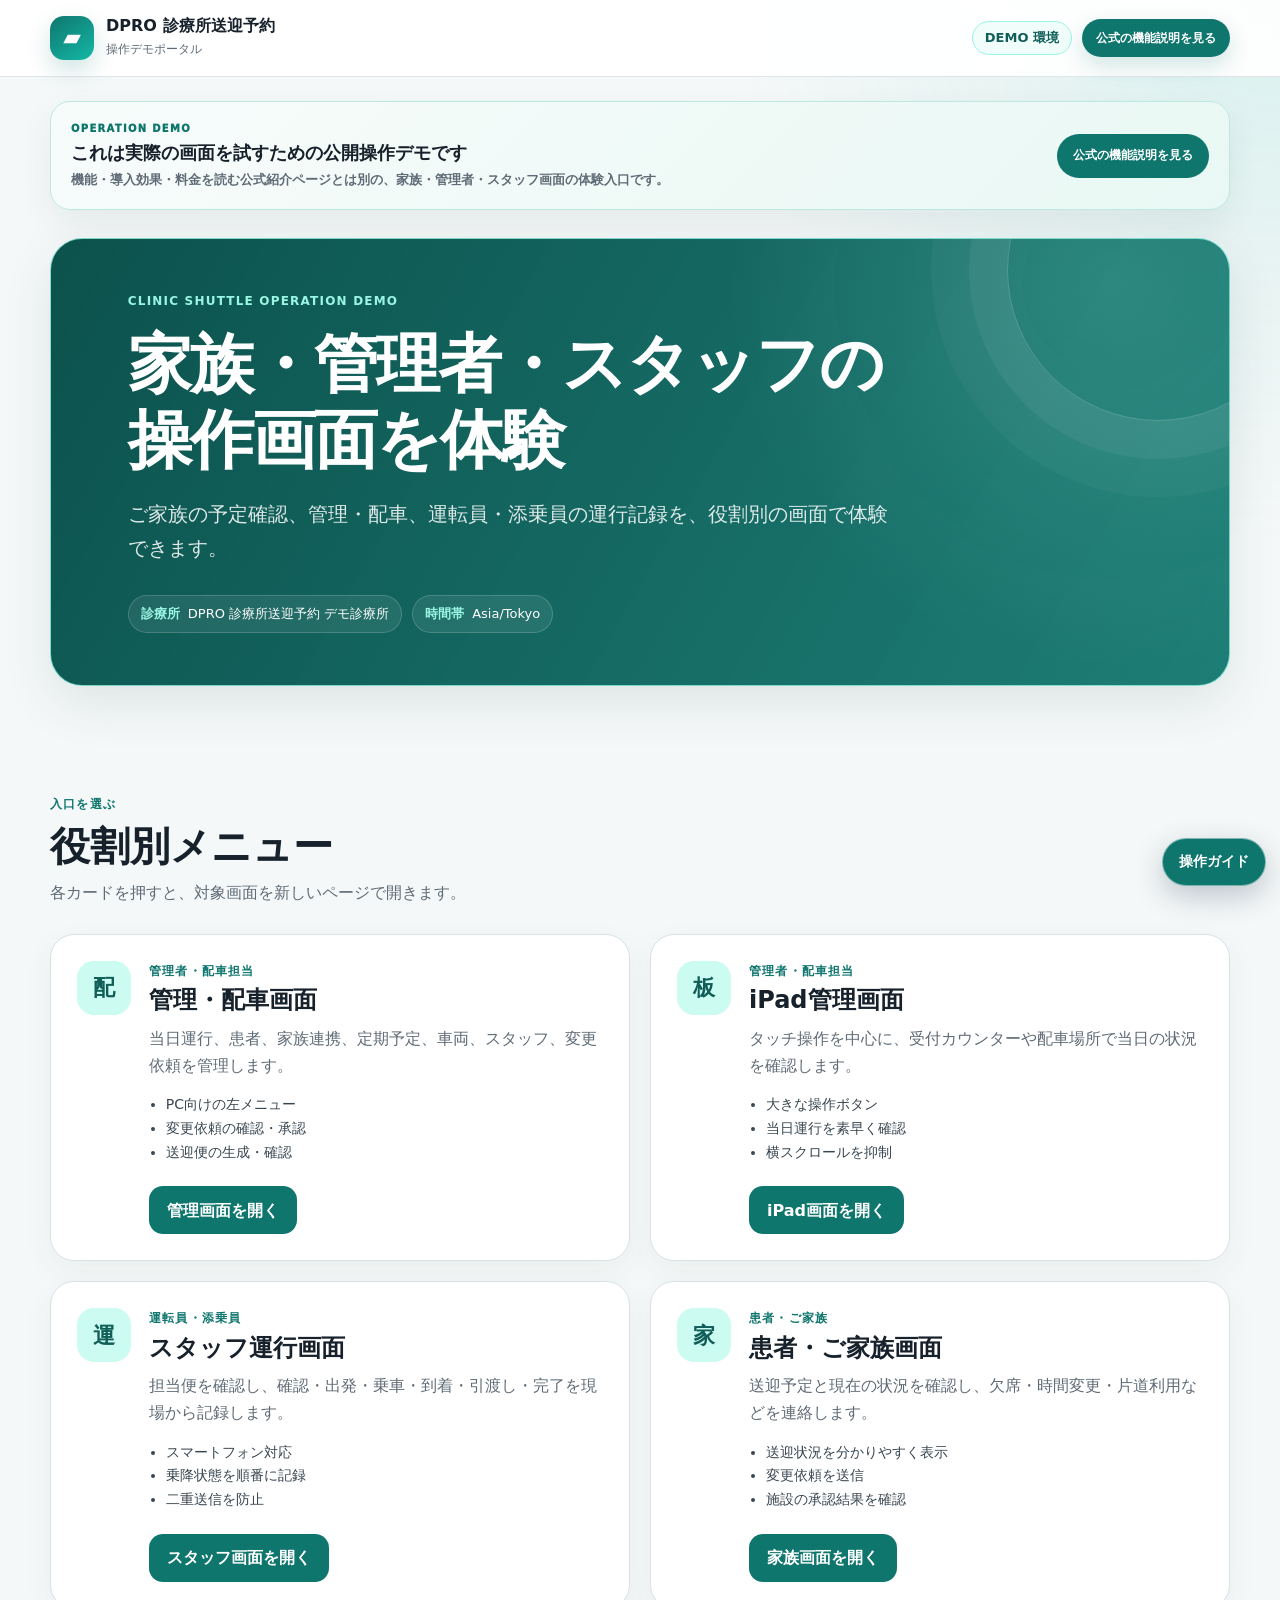
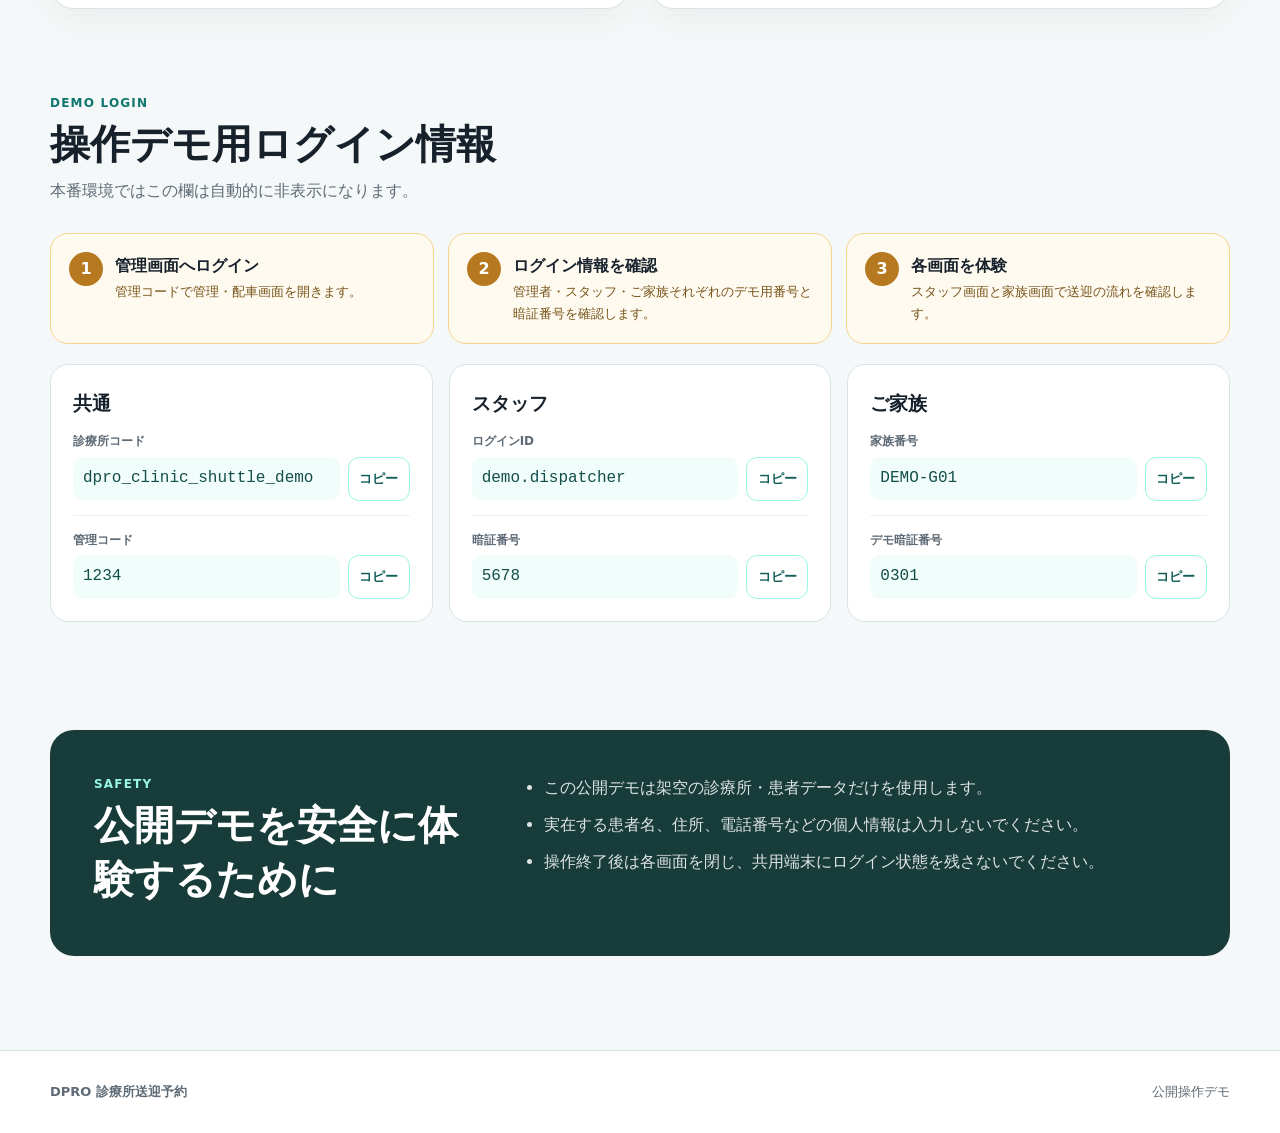
<file: index.html>
<!DOCTYPE html>
<html lang="ja">
  <head>
    <meta charset="utf-8">
    <meta name="viewport" content="width=device-width, initial-scale=1, viewport-fit=cover">
    <meta name="color-scheme" content="light">
    <meta name="theme-color" content="#0f766e">
    <meta name="robots" content="noindex,nofollow">
    <title>DPRO 診療所送迎予約｜操作デモポータル</title>
    <link rel="stylesheet" href="portal.css">
    <script src="config.js" defer></script>
    <script src="portal.js" defer></script>
  </head>
  <body class="operation-demo-page">
    <noscript>
      <div class="noscript-message">
        この画面を利用するにはJavaScriptを有効にしてください。
      </div>
    </noscript>

    <header class="site-header">
      <div class="header-inner">
        <a class="brand" href="./" aria-label="DPRO 診療所送迎予約 利用開始ポータル">
          <span class="brand-mark" aria-hidden="true">▰</span>
          <span>
            <strong>DPRO 診療所送迎予約</strong>
            <small>操作デモポータル</small>
          </span>
        </a>
        <div class="header-actions"><span id="environment-badge" class="environment-badge">確認中</span><a class="official-return-link" href="https://dpro-shop.com/">公式の機能説明を見る</a></div>
      </div>
    </header>

    <main>
<section class="operation-demo-notice" aria-label="操作デモの案内">
  <div>
    <small>OPERATION DEMO</small>
    <strong>これは実際の画面を試すための公開操作デモです</strong>
    <span>機能・導入効果・料金を読む公式紹介ページとは別の、家族・管理者・スタッフ画面の体験入口です。</span>
  </div>
  <a href="https://dpro-shop.com/">公式の機能説明を見る</a>
</section>
      <section class="hero" aria-labelledby="page-title">
        <div class="hero-inner">
          <p class="eyebrow">CLINIC SHUTTLE OPERATION DEMO</p>
          <h1 id="page-title">家族・管理者・スタッフの<br>操作画面を体験</h1>
          <p class="hero-copy">
            ご家族の予定確認、管理・配車、運転員・添乗員の運行記録を、役割別の画面で体験できます。
          </p>
          <div class="hero-meta" aria-label="システム情報">
            <span><strong>診療所</strong><span id="facility-name">DPRO 診療所送迎予約 デモ診療所</span></span>
            <span><strong>時間帯</strong>Asia/Tokyo</span>
          </div>
        </div>
      </section>

      <section class="section role-section" aria-labelledby="role-title">
        <div class="section-heading">
          <p class="section-kicker">入口を選ぶ</p>
          <h2 id="role-title">役割別メニュー</h2>
          <p>各カードを押すと、対象画面を新しいページで開きます。</p>
        </div>

        <div class="role-grid">
          <article class="role-card is-owner">
            <div class="role-icon" aria-hidden="true">配</div>
            <div class="role-content">
              <p class="role-tag">管理者・配車担当</p>
              <h3>管理・配車画面</h3>
              <p>当日運行、患者、家族連携、定期予定、車両、スタッフ、変更依頼を管理します。</p>
              <ul>
                <li>PC向けの左メニュー</li>
                <li>変更依頼の確認・承認</li>
                <li>送迎便の生成・確認</li>
              </ul>
              <a class="primary-link" data-page="owner.html" href="owner.html">管理画面を開く</a>
            </div>
          </article>

          <article class="role-card is-tablet">
            <div class="role-icon" aria-hidden="true">板</div>
            <div class="role-content">
              <p class="role-tag">管理者・配車担当</p>
              <h3>iPad管理画面</h3>
              <p>タッチ操作を中心に、受付カウンターや配車場所で当日の状況を確認します。</p>
              <ul>
                <li>大きな操作ボタン</li>
                <li>当日運行を素早く確認</li>
                <li>横スクロールを抑制</li>
              </ul>
              <a class="primary-link" data-page="owner-ipad.html" href="owner-ipad.html">iPad画面を開く</a>
            </div>
          </article>

          <article class="role-card is-staff">
            <div class="role-icon" aria-hidden="true">運</div>
            <div class="role-content">
              <p class="role-tag">運転員・添乗員</p>
              <h3>スタッフ運行画面</h3>
              <p>担当便を確認し、確認・出発・乗車・到着・引渡し・完了を現場から記録します。</p>
              <ul>
                <li>スマートフォン対応</li>
                <li>乗降状態を順番に記録</li>
                <li>二重送信を防止</li>
              </ul>
              <a class="primary-link" data-page="staff.html" href="staff.html">スタッフ画面を開く</a>
            </div>
          </article>

          <article class="role-card is-family">
            <div class="role-icon" aria-hidden="true">家</div>
            <div class="role-content">
              <p class="role-tag">患者・ご家族</p>
              <h3>患者・ご家族画面</h3>
              <p>送迎予定と現在の状況を確認し、欠席・時間変更・片道利用などを連絡します。</p>
              <ul>
                <li>送迎状況を分かりやすく表示</li>
                <li>変更依頼を送信</li>
                <li>施設の承認結果を確認</li>
              </ul>
              <a class="primary-link" data-page="member.html" href="member.html">家族画面を開く</a>
            </div>
          </article>
        </div>
      </section>

      <section id="demo-section" class="section demo-section" aria-labelledby="demo-title" hidden>
        <div class="section-heading">
          <p class="section-kicker">DEMO LOGIN</p>
          <h2 id="demo-title">操作デモ用ログイン情報</h2>
          <p>本番環境ではこの欄は自動的に非表示になります。</p>
        </div>

        <div class="demo-flow">
          <div class="flow-step">
            <span>1</span>
            <div><strong>管理画面へログイン</strong><p>管理コードで管理・配車画面を開きます。</p></div>
          </div>
          <div class="flow-step">
            <span>2</span>
            <div><strong>ログイン情報を確認</strong><p>管理者・スタッフ・ご家族それぞれのデモ用番号と暗証番号を確認します。</p></div>
          </div>
          <div class="flow-step">
            <span>3</span>
            <div><strong>各画面を体験</strong><p>スタッフ画面と家族画面で送迎の流れを確認します。</p></div>
          </div>
        </div>

        <div class="credential-grid">
          <article class="credential-card">
            <h3>共通</h3>
            <dl>
              <div><dt>診療所コード</dt><dd><code id="facility-code">dpro_clinic_shuttle_demo</code><button type="button" data-copy-target="facility-code">コピー</button></dd></div>
              <div><dt>管理コード</dt><dd><code id="admin-code">1234</code><button type="button" data-copy-target="admin-code">コピー</button></dd></div>
            </dl>
          </article>

          <article class="credential-card">
            <h3>スタッフ</h3>
            <dl>
              <div><dt>ログインID</dt><dd><code id="staff-login">demo.dispatcher</code><button type="button" data-copy-target="staff-login">コピー</button></dd></div>
              <div><dt>暗証番号</dt><dd><code id="staff-pin">5678</code><button type="button" data-copy-target="staff-pin">コピー</button></dd></div>
            </dl>
          </article>

          <article class="credential-card">
            <h3>ご家族</h3>
            <dl>
              <div><dt>家族番号</dt><dd><code id="guardian-code">DEMO-G01</code><button type="button" data-copy-target="guardian-code">コピー</button></dd></div>
              <div><dt>デモ暗証番号</dt><dd><code id="guardian-pin">0301</code><button type="button" data-copy-target="guardian-pin">コピー</button></dd></div>
            </dl>
          </article>
        </div>
      </section>

      <section class="section safety-section" aria-labelledby="safety-title">
        <div class="safety-card">
          <div>
            <p class="section-kicker">SAFETY</p>
            <h2 id="safety-title">公開デモを安全に体験するために</h2>
          </div>
          <ul>
  <li>この公開デモは架空の診療所・患者データだけを使用します。</li>
  <li>実在する患者名、住所、電話番号などの個人情報は入力しないでください。</li>
  <li>操作終了後は各画面を閉じ、共用端末にログイン状態を残さないでください。</li>
</ul>
        </div>
      </section>
    </main>

    <footer class="site-footer">
      <div>
        <strong>DPRO 診療所送迎予約</strong>
        <span>公開操作デモ</span>
      </div>
    </footer>

    <div id="portal-toast" class="portal-toast" role="status" aria-live="polite" hidden></div>
  </body>
</html>
</file>
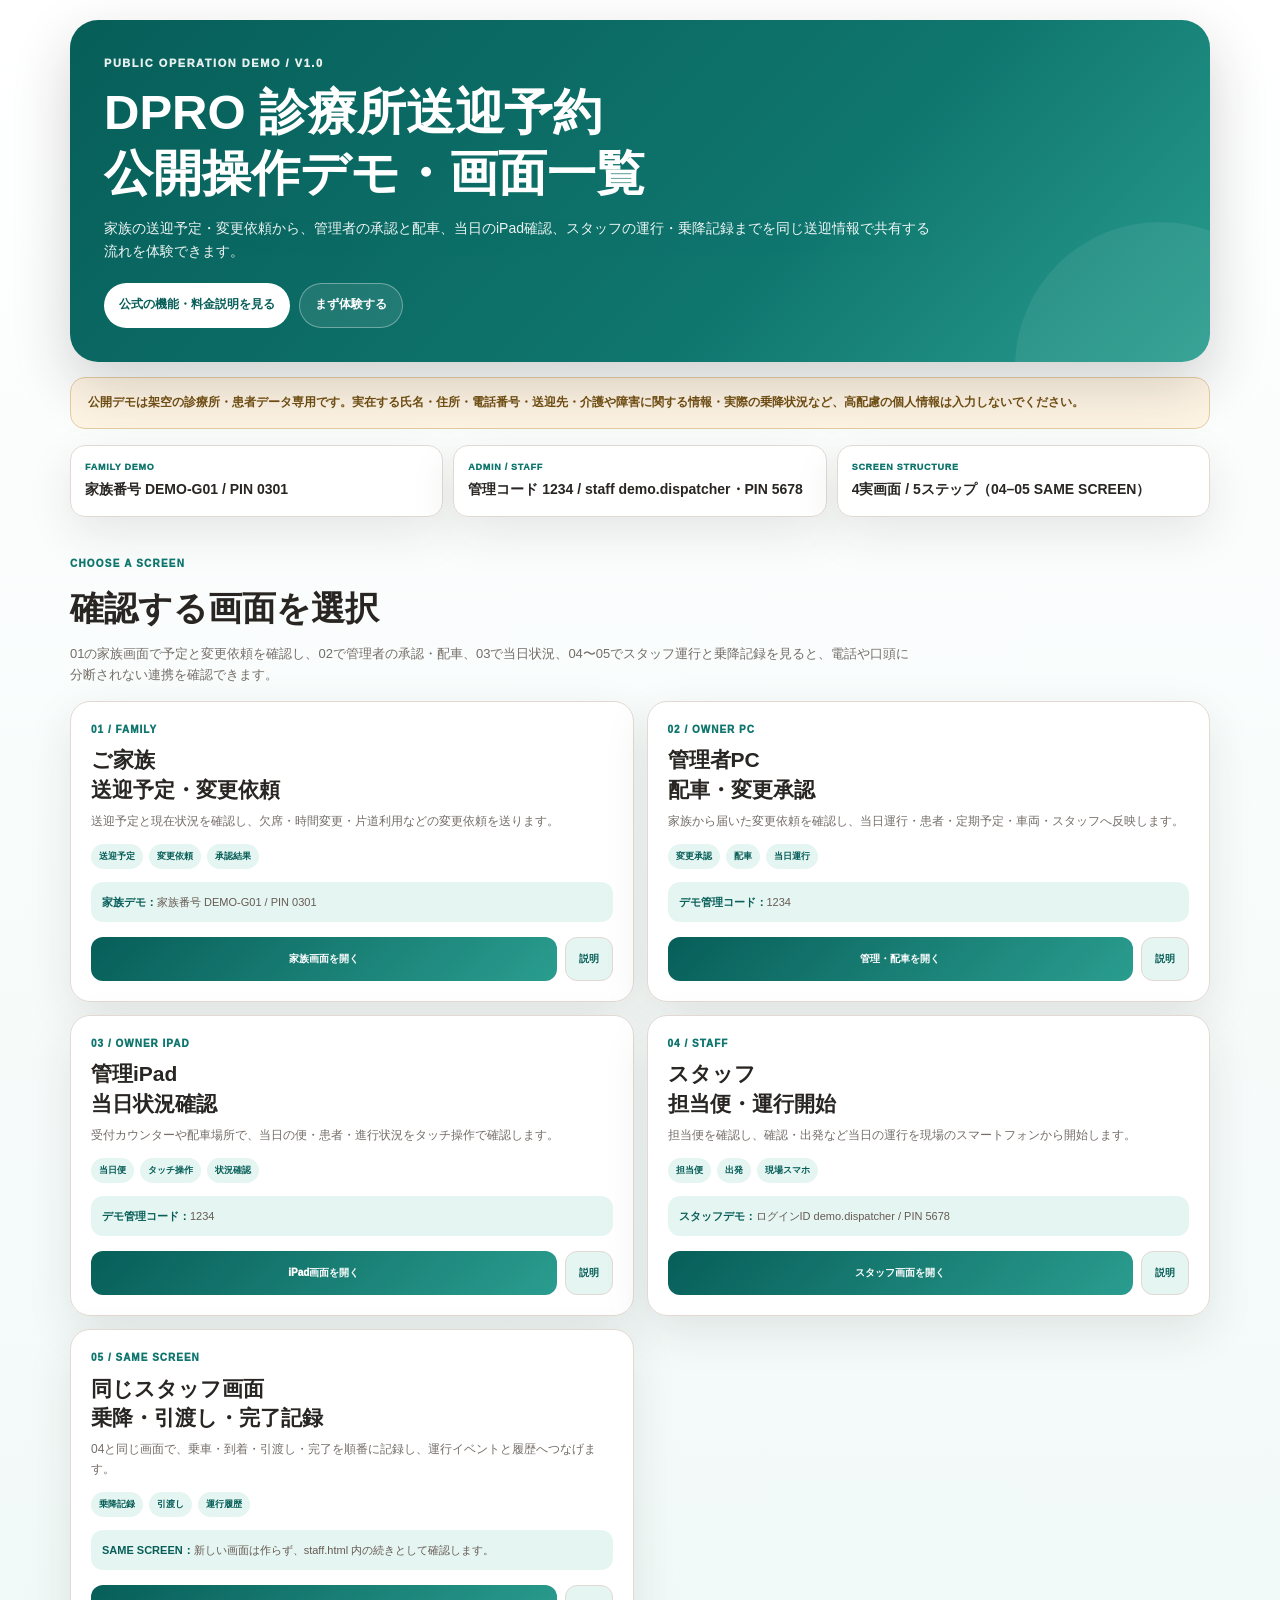
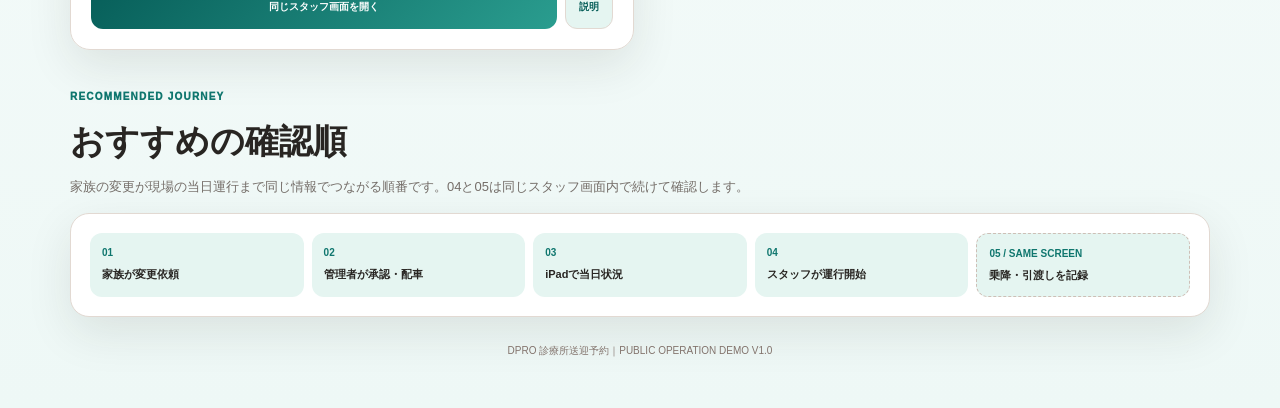
<file: demo-guide.html>
<!doctype html>
<!-- DPRO LIVE DEMO COMMON TEMPLATE V1.0 LOCK / SHUTTLE -->
<html lang="ja">
<head>
<meta charset="utf-8">
<meta name="viewport" content="width=device-width,initial-scale=1,viewport-fit=cover">
<meta name="robots" content="noindex,nofollow,noarchive">
<link rel="canonical" href="https://dpro-shop.com/">
<title>DPRO 診療所送迎予約｜公開操作デモ・画面一覧 V1.0</title>
<style>
:root{
  --bg:#eef8f6;--card:#fff;--ink:#282522;--muted:#746d68;--line:#e2d9d2;
  --brand:#0f766e;--deep:#075e59;--brand2:#2a9d8f;--soft:#e5f5f1;
  --shadow:0 16px 46px rgba(44,37,32,.10)
}
*{box-sizing:border-box}
html{background:var(--bg);scroll-behavior:smooth;overflow-x:hidden}
body{margin:0;min-height:100vh;color:var(--ink);font-family:-apple-system,BlinkMacSystemFont,"Segoe UI","Noto Sans JP","Yu Gothic UI",Meiryo,sans-serif;line-height:1.65;background:linear-gradient(180deg,#fff 0%,var(--bg) 100%);overflow-x:hidden}
a{color:inherit}.page{width:min(1140px,calc(100% - 24px));margin:0 auto;padding:20px 0 48px}
.hero{position:relative;overflow:hidden;padding:34px;border-radius:28px;color:#fff;background:linear-gradient(135deg,var(--deep),var(--brand) 63%,var(--brand2));box-shadow:0 23px 58px rgba(35,30,27,.20)}
.hero:after{content:"";position:absolute;right:-95px;bottom:-150px;width:290px;height:290px;border-radius:50%;background:rgba(255,255,255,.07)}
.kicker{position:relative;z-index:1;font-size:11px;font-weight:1000;letter-spacing:.14em;opacity:.9}
.hero h1{position:relative;z-index:1;margin:10px 0 0;font-size:clamp(28px,5vw,49px);line-height:1.24}
.hero p{position:relative;z-index:1;max-width:830px;margin:13px 0 0;font-size:14px;opacity:.93}
.hero-actions{position:relative;z-index:1;display:flex;gap:9px;flex-wrap:wrap;margin-top:20px}
.button{min-height:45px;display:inline-flex;align-items:center;justify-content:center;padding:9px 15px;border-radius:999px;text-decoration:none;font-size:12px;font-weight:950}
.button-light{color:var(--deep);background:#fff}.button-ghost{color:#fff;border:1px solid rgba(255,255,255,.35);background:rgba(255,255,255,.09)}
.notice{margin-top:15px;padding:15px 17px;border:1px solid #e5cda3;border-radius:15px;background:#fff5e5;color:#725013;font-size:12px;font-weight:760}
.demo-info{margin-top:16px;display:grid;grid-template-columns:repeat(3,minmax(0,1fr));gap:10px}
.demo-info>div{min-width:0;padding:14px;border:1px solid var(--line);border-radius:15px;background:rgba(255,255,255,.96);box-shadow:var(--shadow)}
.demo-info small{display:block;color:var(--brand);font-size:9px;font-weight:1000;letter-spacing:.08em}.demo-info strong{display:block;margin-top:4px;font-size:14px;overflow-wrap:anywhere}
.section-head{margin:32px 0 15px}.section-head small{color:var(--brand);font-size:10px;font-weight:1000;letter-spacing:.12em}.section-head h2{margin:5px 0 0;font-size:clamp(23px,4vw,34px)}.section-head p{max-width:840px;margin:7px 0 0;color:var(--muted);font-size:13px}
.grid{display:grid;grid-template-columns:repeat(2,minmax(0,1fr));gap:13px}
.card{min-width:0;padding:20px;border:1px solid var(--line);border-radius:20px;background:rgba(255,255,255,.98);box-shadow:var(--shadow)}
.card-number{color:var(--brand);font-size:10px;font-weight:1000;letter-spacing:.1em}.card h3{margin:7px 0 0;font-size:21px;line-height:1.4}.card p{margin:8px 0 0;color:var(--muted);font-size:12px;overflow-wrap:anywhere}
.pills{display:flex;gap:6px;flex-wrap:wrap;margin-top:12px}.pills span{padding:5px 8px;border-radius:999px;background:var(--soft);color:var(--deep);font-size:9px;font-weight:900}
.card-note{margin-top:13px;padding:11px;border-radius:12px;background:var(--soft);color:#675a54;font-size:11px;overflow-wrap:anywhere}.card-note b{color:var(--deep)}
.card-actions{display:grid;grid-template-columns:minmax(0,1fr) auto;gap:8px;margin-top:15px}
.open,.official{min-width:0;min-height:44px;display:flex;align-items:center;justify-content:center;padding:9px 13px;border-radius:12px;text-decoration:none;font-size:10px;font-weight:950;text-align:center}
.open{color:#fff;background:linear-gradient(135deg,var(--deep),var(--brand2))}.official{color:var(--deep);border:1px solid var(--line);background:var(--soft)}
.flow{margin-top:14px;padding:19px;border:1px solid var(--line);border-radius:19px;background:#fff;box-shadow:var(--shadow)}
.flow-grid{display:grid;grid-template-columns:repeat(var(--flow-cols,5),minmax(0,1fr));gap:8px}
.flow-step{min-width:0;padding:12px;border-radius:12px;background:var(--soft)}.flow-step b{display:block;color:var(--brand);font-size:10px}.flow-step strong{display:block;margin-top:4px;font-size:11px;overflow-wrap:anywhere}.flow-step.same{border:1px dashed #cdbfb6}
.footer{margin-top:26px;color:#82736c;font-size:10px;text-align:center}
@media(max-width:900px){.flow-grid{grid-template-columns:repeat(2,minmax(0,1fr))}}
@media(max-width:760px){.hero{padding:25px 20px}.demo-info,.grid,.flow-grid{grid-template-columns:1fr}.hero-actions{display:grid}.button{width:100%}}
@media(max-width:420px){.page{width:min(100% - 16px,1140px)}.card-actions{grid-template-columns:1fr}}
</style>
</head>
<body>
<main class="page">
<section class="hero">
  <div class="kicker">PUBLIC OPERATION DEMO / V1.0</div>
  <h1>DPRO 診療所送迎予約<br>公開操作デモ・画面一覧</h1>
  <p>家族の送迎予定・変更依頼から、管理者の承認と配車、当日のiPad確認、スタッフの運行・乗降記録までを同じ送迎情報で共有する流れを体験できます。</p>
  <div class="hero-actions"><a class="button button-light" href="https://dpro-shop.com/">公式の機能・料金説明を見る</a><a class="button button-ghost" href="member.html?demo=1">まず体験する</a></div>
</section>
<div class="notice">公開デモは架空の診療所・患者データ専用です。実在する氏名・住所・電話番号・送迎先・介護や障害に関する情報・実際の乗降状況など、高配慮の個人情報は入力しないでください。</div>
<section class="demo-info" aria-label="デモ利用情報"><div><small>FAMILY DEMO</small><strong>家族番号 DEMO-G01 / PIN 0301</strong></div><div><small>ADMIN / STAFF</small><strong>管理コード 1234 / staff demo.dispatcher・PIN 5678</strong></div><div><small>SCREEN STRUCTURE</small><strong>4実画面 / 5ステップ（04–05 SAME SCREEN）</strong></div></section>
<div class="section-head"><small>CHOOSE A SCREEN</small><h2>確認する画面を選択</h2><p>01の家族画面で予定と変更依頼を確認し、02で管理者の承認・配車、03で当日状況、04〜05でスタッフ運行と乗降記録を見ると、電話や口頭に分断されない連携を確認できます。</p></div>
<section class="grid"><article class="card">
    <div class="card-number">01 / FAMILY</div>
    <h3>ご家族<br>送迎予定・変更依頼</h3>
    <p>送迎予定と現在状況を確認し、欠席・時間変更・片道利用などの変更依頼を送ります。</p>
    <div class="pills"><span>送迎予定</span><span>変更依頼</span><span>承認結果</span></div>
    <div class="card-note"><b>家族デモ：</b>家族番号 DEMO-G01 / PIN 0301</div>
    <div class="card-actions"><a class="open" href="member.html?demo=1">家族画面を開く</a><a class="official" href="https://dpro-shop.com/#flow">説明</a></div>
  </article><article class="card">
    <div class="card-number">02 / OWNER PC</div>
    <h3>管理者PC<br>配車・変更承認</h3>
    <p>家族から届いた変更依頼を確認し、当日運行・患者・定期予定・車両・スタッフへ反映します。</p>
    <div class="pills"><span>変更承認</span><span>配車</span><span>当日運行</span></div>
    <div class="card-note"><b>デモ管理コード：</b>1234</div>
    <div class="card-actions"><a class="open" href="owner.html?demo=1">管理・配車を開く</a><a class="official" href="https://dpro-shop.com/#features">説明</a></div>
  </article><article class="card">
    <div class="card-number">03 / OWNER IPAD</div>
    <h3>管理iPad<br>当日状況確認</h3>
    <p>受付カウンターや配車場所で、当日の便・患者・進行状況をタッチ操作で確認します。</p>
    <div class="pills"><span>当日便</span><span>タッチ操作</span><span>状況確認</span></div>
    <div class="card-note"><b>デモ管理コード：</b>1234</div>
    <div class="card-actions"><a class="open" href="owner-ipad.html?demo=1">iPad画面を開く</a><a class="official" href="https://dpro-shop.com/#features">説明</a></div>
  </article><article class="card">
    <div class="card-number">04 / STAFF</div>
    <h3>スタッフ<br>担当便・運行開始</h3>
    <p>担当便を確認し、確認・出発など当日の運行を現場のスマートフォンから開始します。</p>
    <div class="pills"><span>担当便</span><span>出発</span><span>現場スマホ</span></div>
    <div class="card-note"><b>スタッフデモ：</b>ログインID demo.dispatcher / PIN 5678</div>
    <div class="card-actions"><a class="open" href="staff.html?demo=1">スタッフ画面を開く</a><a class="official" href="https://dpro-shop.com/#roles">説明</a></div>
  </article><article class="card">
    <div class="card-number">05 / SAME SCREEN</div>
    <h3>同じスタッフ画面<br>乗降・引渡し・完了記録</h3>
    <p>04と同じ画面で、乗車・到着・引渡し・完了を順番に記録し、運行イベントと履歴へつなげます。</p>
    <div class="pills"><span>乗降記録</span><span>引渡し</span><span>運行履歴</span></div>
    <div class="card-note"><b>SAME SCREEN：</b>新しい画面は作らず、staff.html 内の続きとして確認します。</div>
    <div class="card-actions"><a class="open" href="staff.html?demo=1">同じスタッフ画面を開く</a><a class="official" href="https://dpro-shop.com/#flow">説明</a></div>
  </article></section>
<div class="section-head"><small>RECOMMENDED JOURNEY</small><h2>おすすめの確認順</h2><p>家族の変更が現場の当日運行まで同じ情報でつながる順番です。04と05は同じスタッフ画面内で続けて確認します。</p></div>
<section class="flow"><div class="flow-grid" style="--flow-cols:5"><div class="flow-step"><b>01</b><strong>家族が変更依頼</strong></div><div class="flow-step"><b>02</b><strong>管理者が承認・配車</strong></div><div class="flow-step"><b>03</b><strong>iPadで当日状況</strong></div><div class="flow-step"><b>04</b><strong>スタッフが運行開始</strong></div><div class="flow-step same"><b>05 / SAME SCREEN</b><strong>乗降・引渡しを記録</strong></div></div></section>
<div class="footer">DPRO 診療所送迎予約｜PUBLIC OPERATION DEMO V1.0</div>
</main>
</body>
</html>
</file>
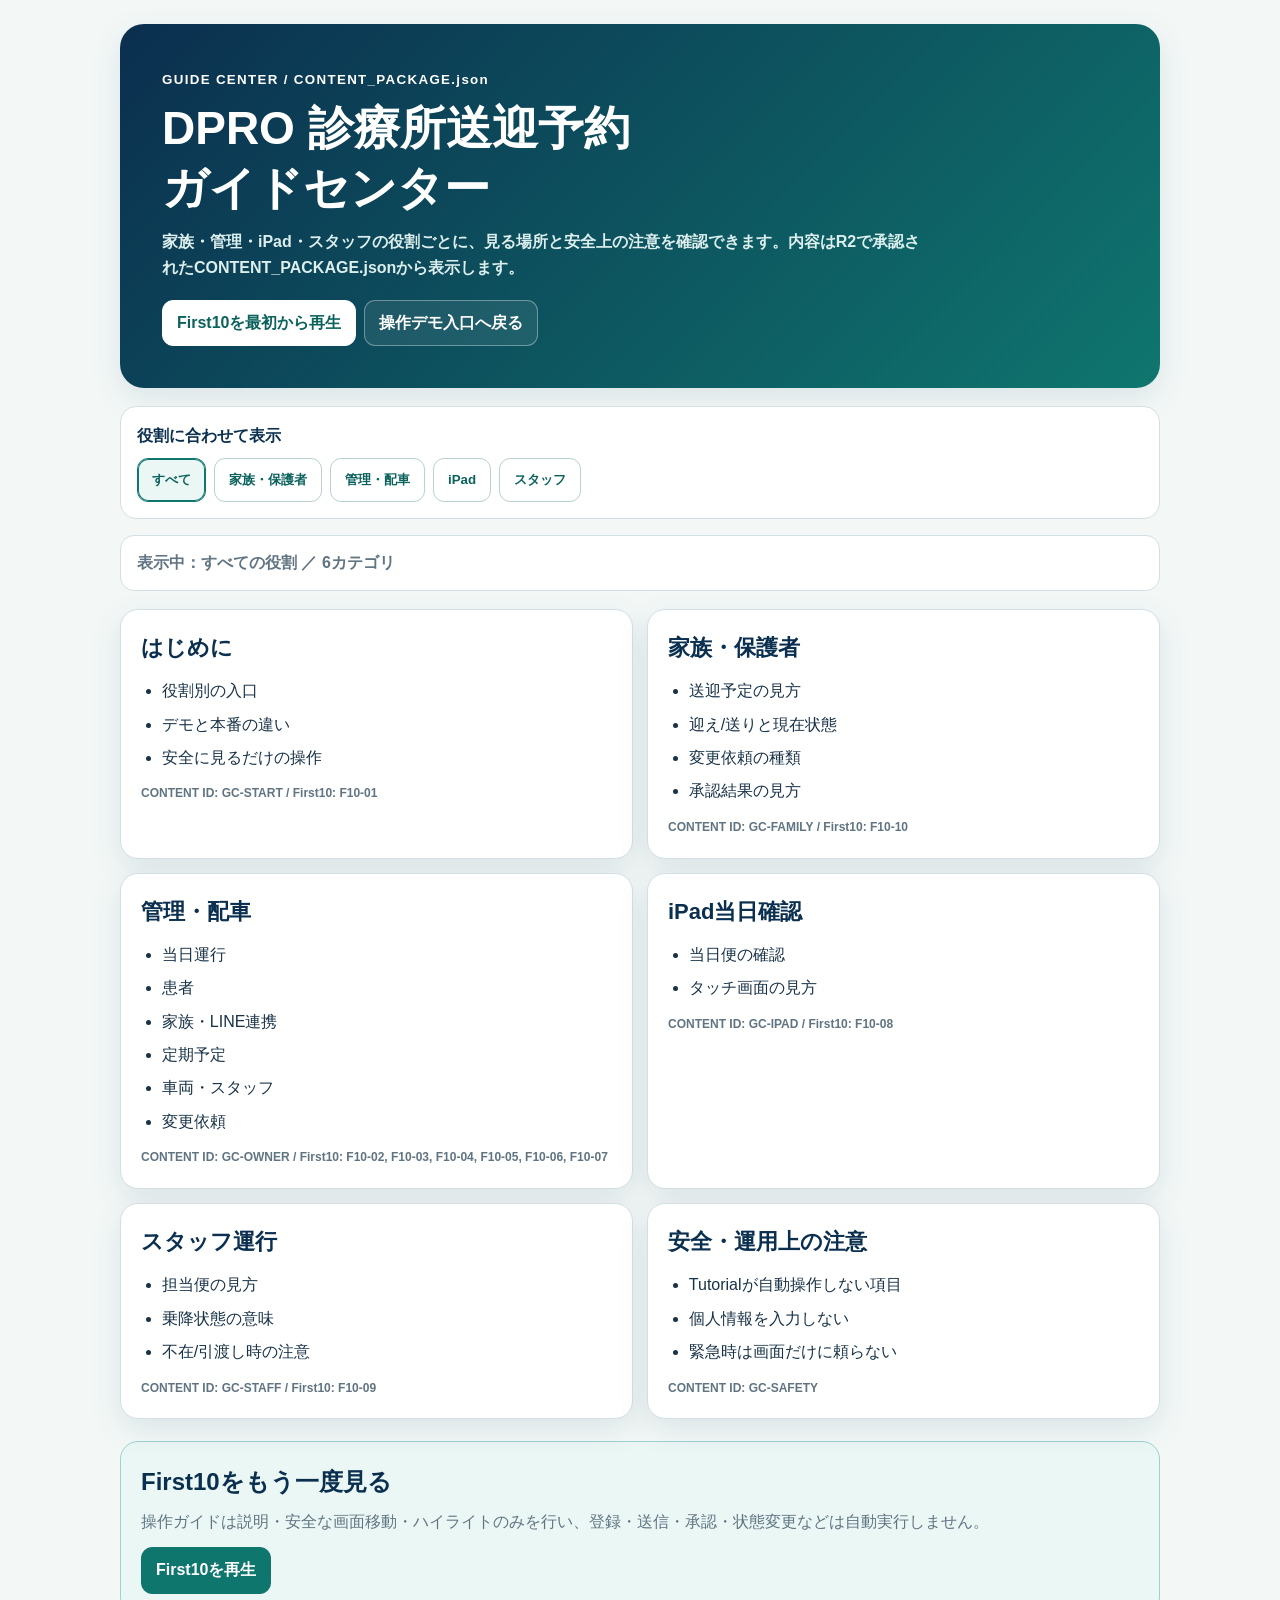
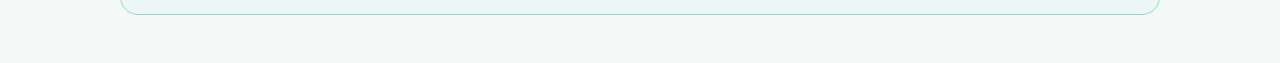
<file: guide-center.html>
<!DOCTYPE html>
<html lang="ja">
<head>
  <meta charset="utf-8">
  <meta name="viewport" content="width=device-width, initial-scale=1, viewport-fit=cover">
  <meta name="color-scheme" content="light">
  <meta name="theme-color" content="#0f766e">
  <meta name="robots" content="noindex,nofollow">
  <title>DPRO 診療所送迎予約｜ガイドセンター</title>
  <style>
    :root{--brand:#0f766e;--deep:#0b625c;--navy:#0b2f4f;--ink:#183247;--muted:#607482;--line:#d2e0e3;--soft:#eaf7f5;--bg:#f3f8f7;--surface:#fff;--shadow:0 10px 32px rgb(11 47 79 / 10%);font-family:-apple-system,BlinkMacSystemFont,"Segoe UI","Noto Sans JP","Yu Gothic UI",Meiryo,sans-serif;color:var(--ink);background:var(--bg)}*{box-sizing:border-box}html,body{min-width:320px;margin:0;overflow-x:hidden;background:var(--bg)}body{min-height:100vh;line-height:1.65}.shell{width:min(100% - 28px,1040px);margin:auto;padding:24px 0 48px}.hero{padding:clamp(22px,5vw,42px);border-radius:24px;background:linear-gradient(135deg,var(--navy),var(--brand));color:white;box-shadow:var(--shadow)}.hero small{font-weight:900;letter-spacing:.1em}.hero h1{margin:7px 0 0;font-size:clamp(28px,6vw,46px);line-height:1.3}.hero p{max-width:760px;margin:10px 0 0;color:#dceeed;font-weight:650}.hero-actions,.role-filter{display:flex;flex-wrap:wrap;gap:8px;margin-top:18px}.button,.role-filter button{min-height:44px;display:inline-flex;align-items:center;justify-content:center;padding:9px 14px;border:1px solid #b9d1d2;border-radius:11px;background:white;color:var(--deep);font-weight:850;text-decoration:none;cursor:pointer}.button.primary{border-color:white;background:white;color:var(--deep)}.button.ghost{border-color:rgb(255 255 255 / 35%);background:rgb(255 255 255 / 8%);color:white}.role-filter{padding:16px;border:1px solid var(--line);border-radius:16px;background:var(--surface)}.role-filter strong{width:100%;color:var(--navy)}.role-filter button[aria-pressed="true"]{border-color:var(--brand);background:var(--soft);box-shadow:inset 0 0 0 1px var(--brand)}.status{margin-top:16px;padding:14px 16px;border:1px solid var(--line);border-radius:14px;background:var(--surface);color:var(--muted);font-weight:700}.grid{display:grid;grid-template-columns:repeat(2,minmax(0,1fr));gap:14px;margin-top:18px}.card{min-width:0;padding:20px;border:1px solid var(--line);border-radius:18px;background:var(--surface);box-shadow:var(--shadow)}.card h2{margin:0;color:var(--navy);font-size:22px}.card ul{margin:12px 0 0;padding-left:1.3em}.card li{margin:7px 0;overflow-wrap:anywhere}.trace{margin-top:13px;color:var(--muted);font-size:12px;font-weight:750}.first10{margin-top:22px;padding:20px;border:1px solid #9bd4cf;border-radius:18px;background:var(--soft)}.first10 h2{margin:0;color:var(--navy)}.first10 p{margin:7px 0 0;color:var(--muted)}.first10 .button{margin-top:12px;border-color:var(--brand);background:var(--brand);color:white}.error{border-color:#e5a29e;background:#fff1f0;color:#8f302b}@media(max-width:720px){.grid{grid-template-columns:1fr}.shell{width:min(100% - 18px,1040px)}.hero-actions{display:grid}.button{width:100%}}button:focus-visible,a:focus-visible{outline:3px solid rgb(45 212 191 / 40%);outline-offset:3px}
  </style>
  <script src="guide-center.js" defer></script>
</head>
<body>
  <main class="shell">
    <section class="hero">
      <small>GUIDE CENTER / CONTENT_PACKAGE.json</small>
      <h1>DPRO 診療所送迎予約<br>ガイドセンター</h1>
      <p>家族・管理・iPad・スタッフの役割ごとに、見る場所と安全上の注意を確認できます。内容はR2で承認されたCONTENT_PACKAGE.jsonから表示します。</p>
      <div class="hero-actions"><a class="button primary" href="index.html?tutorial=replay">First10を最初から再生</a><a class="button ghost" href="index.html">操作デモ入口へ戻る</a></div>
    </section>
    <section class="role-filter" aria-label="役割で絞り込む">
      <strong>役割に合わせて表示</strong>
      <button type="button" data-guide-role="all" aria-pressed="true">すべて</button>
      <button type="button" data-guide-role="family">家族・保護者</button>
      <button type="button" data-guide-role="owner">管理・配車</button>
      <button type="button" data-guide-role="ipad">iPad</button>
      <button type="button" data-guide-role="staff">スタッフ</button>
    </section>
    <div id="guide-status" class="status" role="status">ガイド内容を読み込んでいます。</div>
    <section id="guide-grid" class="grid" aria-live="polite"></section>
    <section class="first10">
      <h2>First10をもう一度見る</h2>
      <p>操作ガイドは説明・安全な画面移動・ハイライトのみを行い、登録・送信・承認・状態変更などは自動実行しません。</p>
      <a class="button" href="index.html?tutorial=replay">First10を再生</a>
    </section>
  </main>
</body>
</html>
</file>
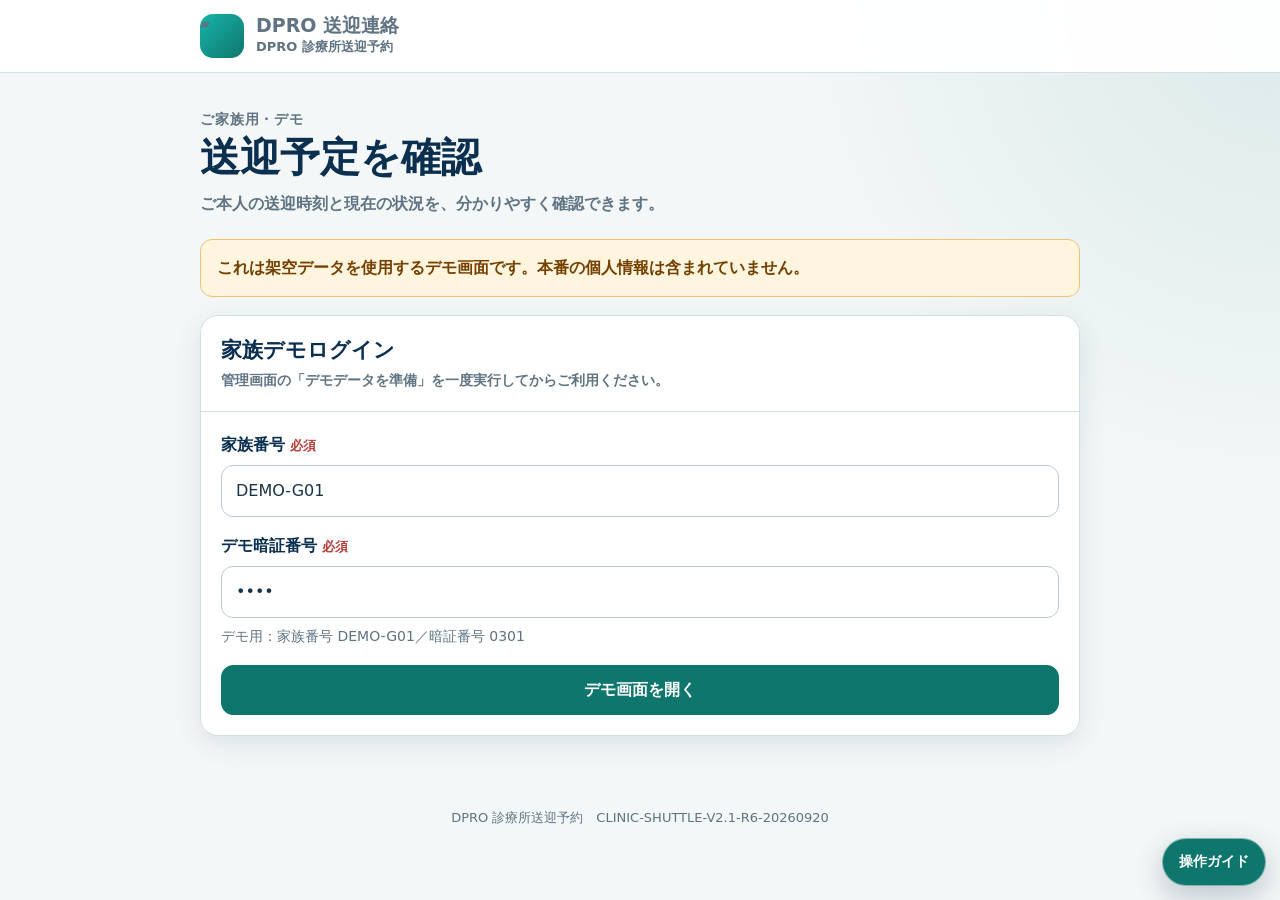
<file: member.html>
<!DOCTYPE html>
<html lang="ja">
  <head>
    <meta charset="utf-8">
    <meta name="viewport" content="width=device-width, initial-scale=1, viewport-fit=cover">
    <meta name="color-scheme" content="light">
    <meta name="theme-color" content="#0f766e">
    <meta name="robots" content="noindex,nofollow">
    <title>DPRO 診療所送迎予約｜ご家族用</title>
    <link rel="stylesheet" href="member.css">
    <script src="config.js"></script>
    <script src="preview-bootstrap.js"></script>
    <script src="https://static.line-scdn.net/liff/edge/2/sdk.js"></script>
    <script type="module" src="member.js"></script>
  </head>
  <body>
    <noscript>
      <div class="member-notice is-warning">
        この画面を利用するにはJavaScriptを有効にしてください。
      </div>
    </noscript>
    <div id="member-app" class="member-loading" aria-busy="true">
      <div class="member-loading-card" role="status">
        <span class="member-spinner" aria-hidden="true"></span>
        <span>ご家族用画面を準備しています</span>
      </div>
    </div>
    <div id="member-toast-region" class="member-toast-region" aria-live="polite" aria-atomic="true"></div>
  </body>
</html>
</file>
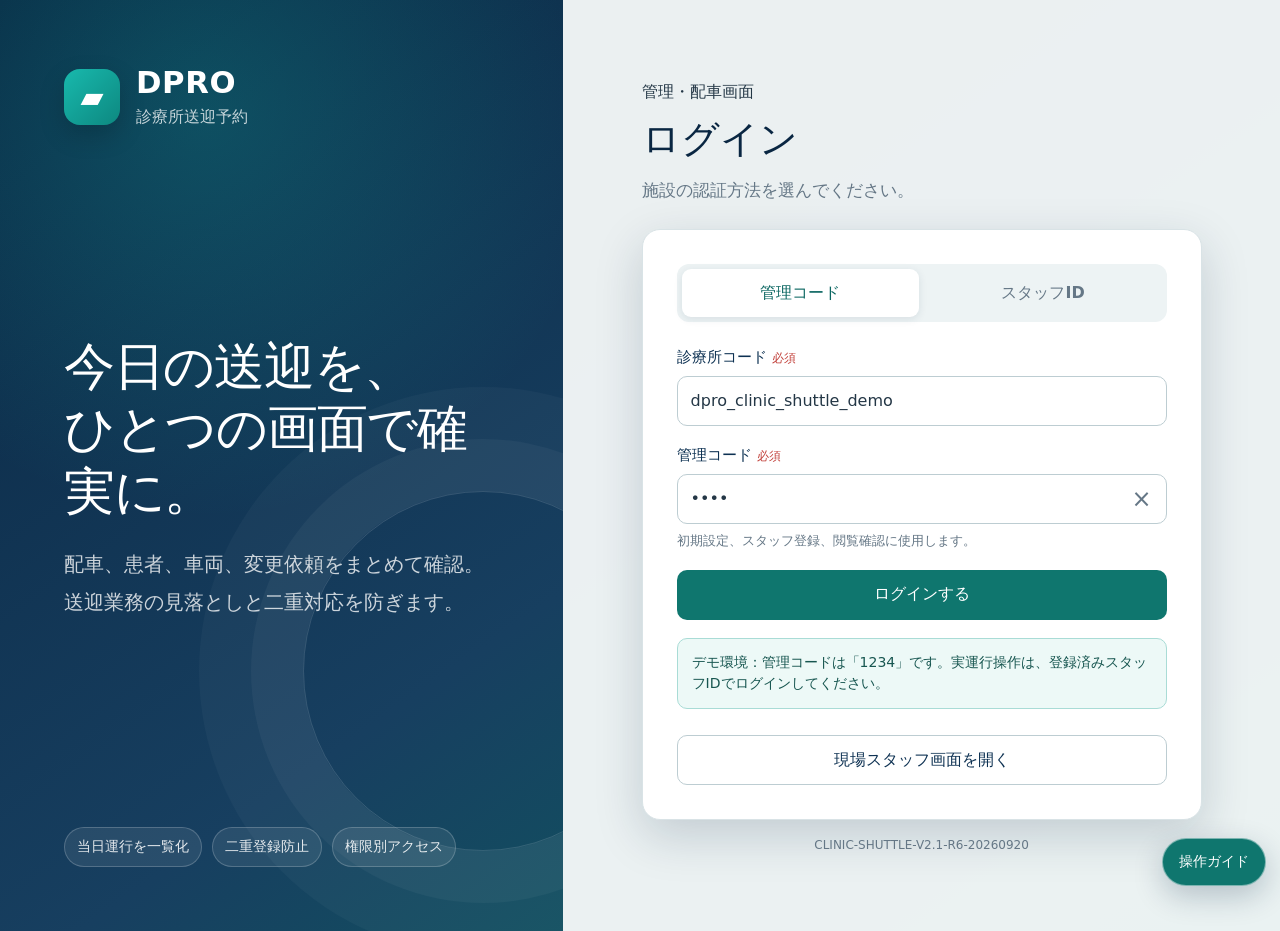
<file: owner-ipad.html>
<!DOCTYPE html>
<html lang="ja">
  <head>
    <meta charset="utf-8">
    <meta name="viewport" content="width=device-width, initial-scale=1, viewport-fit=cover">
    <meta name="color-scheme" content="light">
    <meta name="theme-color" content="#0f766e">
    <meta name="robots" content="noindex,nofollow">
    <title>DPRO 診療所送迎予約｜iPad配車画面</title>
    <link rel="stylesheet" href="shuttle.css">
    <script src="config.js" defer></script>
    <script src="preview-bootstrap.js" defer></script>
    <script src="shuttle.js" defer></script>
  </head>
  <body data-layout="ipad">
    <noscript>
      <div class="noscript-message">
        この画面を利用するにはJavaScriptを有効にしてください。
      </div>
    </noscript>
    <div id="app" class="app-loading" aria-busy="true">
      <div class="startup-card" role="status">
        <span class="spinner" aria-hidden="true"></span>
        <span>iPad配車画面を準備しています</span>
      </div>
    </div>
    <div id="toast-region" class="toast-region" aria-live="polite" aria-atomic="true"></div>
    <div id="modal-root"></div>
  </body>
</html>
</file>
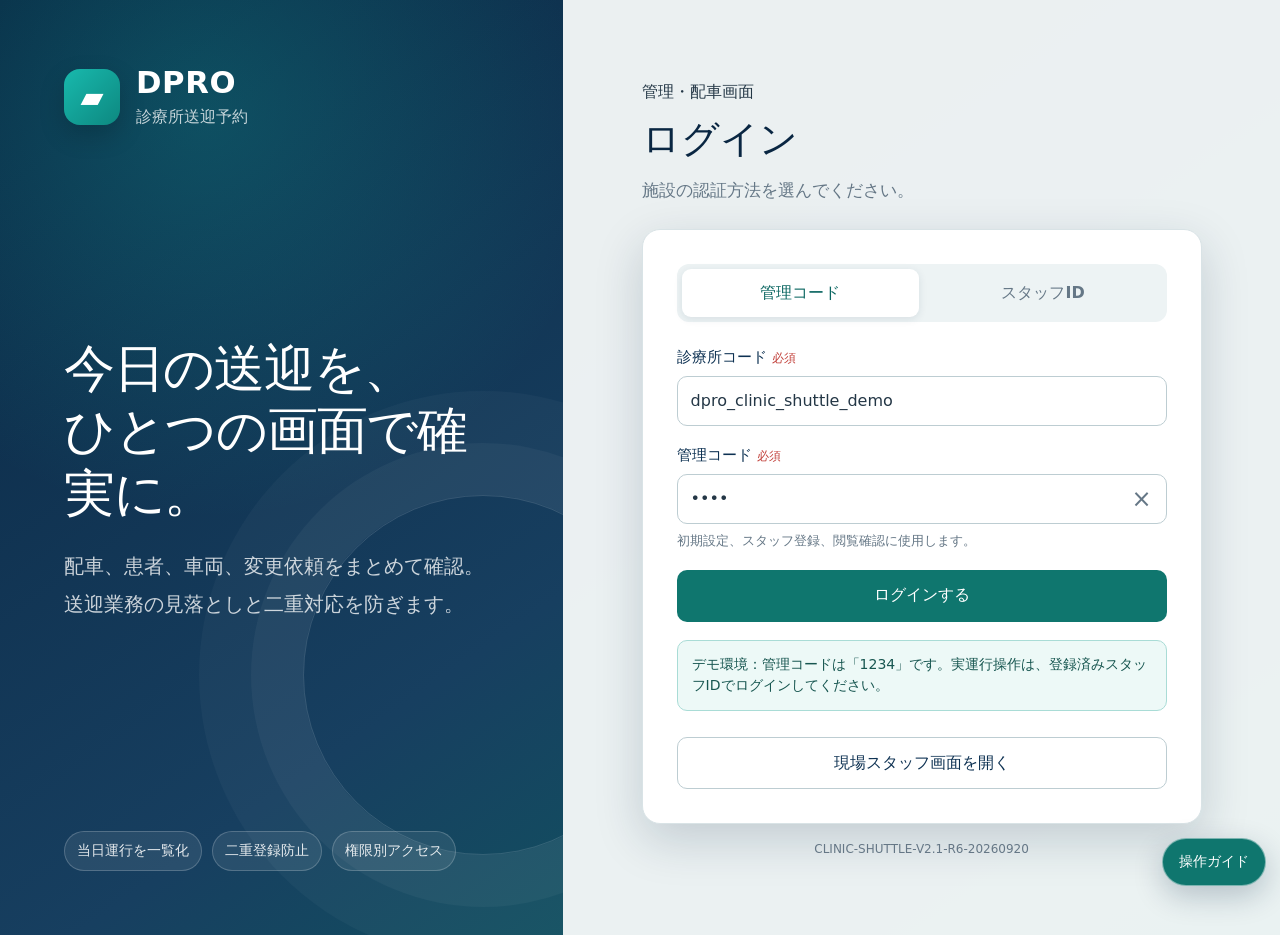
<file: owner.html>
<!DOCTYPE html>
<html lang="ja">
  <head>
    <meta charset="utf-8">
    <meta name="viewport" content="width=device-width, initial-scale=1, viewport-fit=cover">
    <meta name="color-scheme" content="light">
    <meta name="theme-color" content="#0f766e">
    <meta name="robots" content="noindex,nofollow">
    <title>DPRO 診療所送迎予約｜管理・配車画面</title>
    <link rel="stylesheet" href="shuttle.css">
    <script src="config.js" defer></script>
    <script src="preview-bootstrap.js" defer></script>
    <script src="shuttle.js" defer></script>
  </head>
  <body data-layout="desktop">
    <noscript>
      <div class="noscript-message">
        この画面を利用するにはJavaScriptを有効にしてください。
      </div>
    </noscript>
    <div id="app" class="app-loading" aria-busy="true">
      <div class="startup-card" role="status">
        <span class="spinner" aria-hidden="true"></span>
        <span>送迎管理画面を準備しています</span>
      </div>
    </div>
    <div id="toast-region" class="toast-region" aria-live="polite" aria-atomic="true"></div>
    <div id="modal-root"></div>
  </body>
</html>
</file>
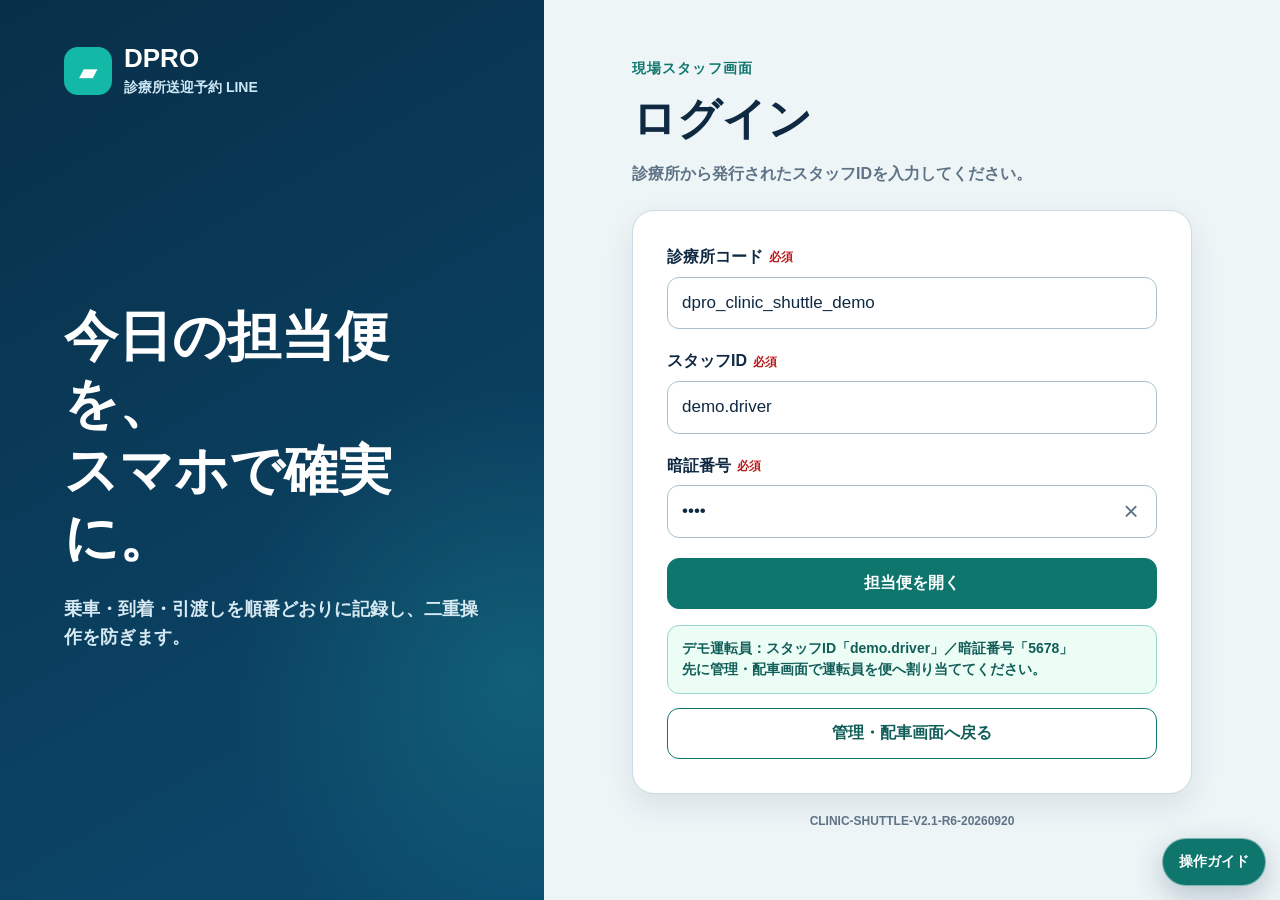
<file: staff.html>
<!DOCTYPE html>
<html lang="ja">
  <head>
    <meta charset="utf-8">
    <meta name="viewport" content="width=device-width, initial-scale=1, viewport-fit=cover">
    <meta name="color-scheme" content="light">
    <meta name="theme-color" content="#0f766e">
    <meta name="robots" content="noindex,nofollow">
    <title>DPRO 診療所送迎予約｜現場スタッフ</title>
    <link rel="stylesheet" href="staff.css">
    <script src="config.js"></script>
    <script src="preview-bootstrap.js"></script>
    <script type="module" src="staff.js"></script>
  </head>
  <body>
    <noscript>
      <div class="noscript-message">
        この画面を利用するにはJavaScriptを有効にしてください。
      </div>
    </noscript>
    <div id="staff-app" class="startup" aria-busy="true">
      <div class="startup-card" role="status">
        <span class="spinner" aria-hidden="true"></span>
        <span>現場スタッフ画面を準備しています</span>
      </div>
    </div>
    <div id="staff-toast" class="toast-region" aria-live="polite" aria-atomic="true"></div>
    <dialog id="event-dialog" class="event-dialog">
      <form method="dialog" id="event-form">
        <div class="dialog-header">
          <div>
            <p class="eyebrow">乗降記録</p>
            <h2 id="event-dialog-title">状態を更新</h2>
          </div>
          <button type="button" class="icon-button" data-dialog-close aria-label="閉じる">×</button>
        </div>
        <p id="event-dialog-description" class="dialog-description"></p>
        <div class="field">
          <label for="event-notes">現場メモ<span id="event-notes-required" class="required" hidden>必須</span></label>
          <textarea id="event-notes" name="notes" maxlength="1000" rows="4" placeholder="必要な場合だけ入力してください"></textarea>
          <p class="field-hint">家族向け画面には表示されない業務記録です。</p>
        </div>
        <div class="dialog-actions">
          <button type="button" class="button button-secondary" data-dialog-close>戻る</button>
          <button type="submit" class="button" id="event-submit">記録する</button>
        </div>
      </form>
    </dialog>
  </body>
</html>
</file>
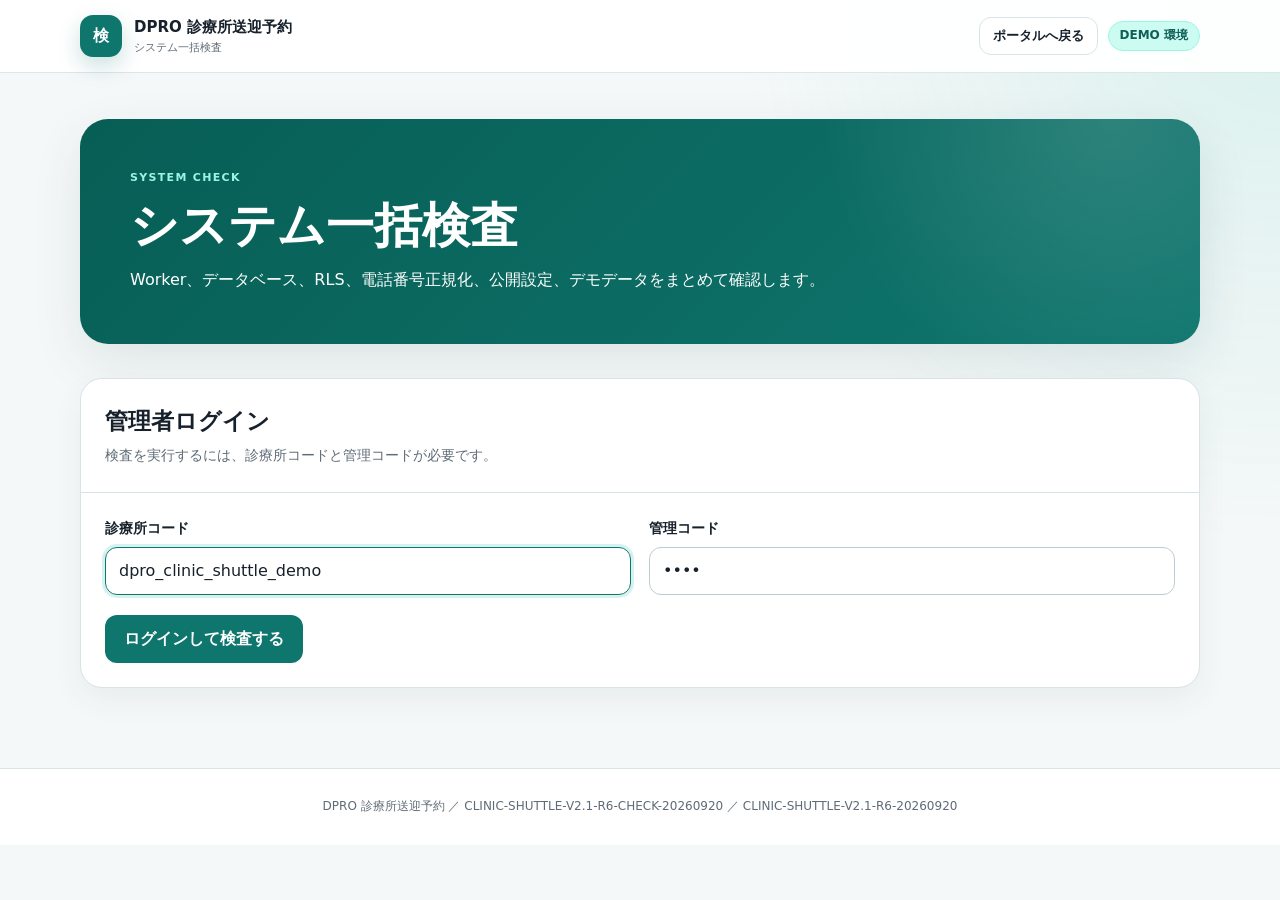
<file: system-check.html>
<!DOCTYPE html>
<html lang="ja">
<head>
  <meta charset="utf-8">
  <meta name="viewport" content="width=device-width, initial-scale=1, viewport-fit=cover">
  <meta name="color-scheme" content="light">
  <meta name="theme-color" content="#0f766e">
  <meta name="robots" content="noindex,nofollow">
  <title>DPRO 診療所送迎予約｜システム一括検査</title>
  <script src="config.js" defer></script>
  <style>
    :root {
      color-scheme: light;
      --primary: #0f766e;
      --primary-dark: #115e59;
      --primary-soft: #ccfbf1;
      --ink: #17212b;
      --muted: #5f6b76;
      --line: #d9e2e7;
      --surface: #ffffff;
      --surface-soft: #f5f8f8;
      --good: #0f766e;
      --good-soft: #ecfdf5;
      --warn: #9a6700;
      --warn-soft: #fff8e6;
      --danger: #b42318;
      --danger-soft: #fff1f0;
      --shadow: 0 18px 50px rgba(15, 62, 58, 0.10);
      font-family: "Noto Sans JP", "Yu Gothic", "Meiryo", system-ui, sans-serif;
    }
    * { box-sizing: border-box; }
    html { min-width: 320px; background: var(--surface-soft); }
    body {
      margin: 0;
      color: var(--ink);
      background:
        radial-gradient(circle at top right, rgba(20,184,166,.12), transparent 34rem),
        var(--surface-soft);
      line-height: 1.65;
    }
    button, input { font: inherit; }
    button, a { -webkit-tap-highlight-color: transparent; }
    a { color: inherit; }
    .site-header {
      position: sticky;
      top: 0;
      z-index: 20;
      background: rgba(255,255,255,.94);
      border-bottom: 1px solid rgba(217,226,231,.85);
      backdrop-filter: blur(14px);
    }
    .header-inner {
      width: min(1120px, calc(100% - 32px));
      min-height: 72px;
      margin: 0 auto;
      display: flex;
      align-items: center;
      justify-content: space-between;
      gap: 20px;
    }
    .brand {
      display: inline-flex;
      align-items: center;
      gap: 12px;
      text-decoration: none;
    }
    .brand-mark {
      width: 42px;
      height: 42px;
      border-radius: 13px;
      display: grid;
      place-items: center;
      color: #fff;
      background: var(--primary);
      box-shadow: 0 9px 22px rgba(15,118,110,.22);
      font-weight: 900;
    }
    .brand strong, .brand small { display: block; }
    .brand strong { font-size: 15px; }
    .brand small { color: var(--muted); font-size: 11px; }
    .header-actions { display: flex; align-items: center; gap: 10px; }
    .environment-badge {
      display: inline-flex;
      align-items: center;
      min-height: 30px;
      padding: 4px 11px;
      border-radius: 999px;
      color: var(--primary-dark);
      background: var(--primary-soft);
      border: 1px solid #99f6e4;
      font-size: 12px;
      font-weight: 800;
      white-space: nowrap;
    }
    .back-link {
      display: inline-flex;
      align-items: center;
      min-height: 38px;
      padding: 7px 13px;
      border: 1px solid var(--line);
      border-radius: 12px;
      background: #fff;
      text-decoration: none;
      font-weight: 800;
      font-size: 13px;
    }
    main {
      width: min(1120px, calc(100% - 32px));
      margin: 0 auto;
      padding: 46px 0 80px;
    }
    .hero {
      padding: clamp(28px, 5vw, 50px);
      border-radius: 28px;
      color: #fff;
      background:
        radial-gradient(circle at 92% 0%, rgba(255,255,255,.13), transparent 18rem),
        linear-gradient(135deg, #075e55, #0f766e);
      box-shadow: var(--shadow);
    }
    .eyebrow {
      margin: 0 0 8px;
      color: #99f6e4;
      font-size: 11px;
      font-weight: 900;
      letter-spacing: .12em;
    }
    h1, h2, h3, p { margin-top: 0; }
    .hero h1 {
      margin-bottom: 12px;
      font-size: clamp(28px, 5vw, 48px);
      line-height: 1.25;
    }
    .hero p:last-child { margin-bottom: 0; max-width: 720px; }
    .section { margin-top: 34px; }
    .panel {
      background: var(--surface);
      border: 1px solid var(--line);
      border-radius: 22px;
      box-shadow: 0 12px 32px rgba(15,62,58,.06);
      overflow: hidden;
    }
    .panel-header {
      display: flex;
      align-items: flex-start;
      justify-content: space-between;
      gap: 22px;
      padding: 24px;
      border-bottom: 1px solid var(--line);
    }
    .panel-header h2 { margin-bottom: 4px; font-size: 23px; }
    .panel-header p { margin-bottom: 0; color: var(--muted); font-size: 14px; }
    .panel-body { padding: 24px; }
    .login-grid {
      display: grid;
      grid-template-columns: 1fr 1fr;
      gap: 18px;
    }
    .field label {
      display: block;
      margin-bottom: 7px;
      font-weight: 800;
      font-size: 14px;
    }
    .field input {
      width: 100%;
      min-height: 48px;
      padding: 10px 13px;
      border: 1px solid #bdcbd1;
      border-radius: 12px;
      background: #fff;
      color: var(--ink);
    }
    .field input:focus {
      outline: 3px solid rgba(20,184,166,.18);
      border-color: var(--primary);
    }
    .actions {
      display: flex;
      flex-wrap: wrap;
      align-items: center;
      gap: 12px;
      margin-top: 20px;
    }
    .button {
      min-height: 46px;
      padding: 10px 18px;
      border: 1px solid transparent;
      border-radius: 12px;
      color: #fff;
      background: var(--primary);
      font-weight: 900;
      cursor: pointer;
    }
    .button:hover { background: var(--primary-dark); }
    .button:disabled { opacity: .58; cursor: wait; }
    .button.secondary {
      color: var(--primary-dark);
      background: #fff;
      border-color: #9fd7d1;
    }
    .button.danger {
      color: var(--danger);
      background: #fff;
      border-color: #efb5b0;
    }
    .notice {
      margin: 0 0 18px;
      padding: 14px 16px;
      border-radius: 14px;
      background: var(--warn-soft);
      border: 1px solid #f3d493;
      color: #6b4b00;
      font-size: 14px;
    }
    .notice.error {
      color: var(--danger);
      background: var(--danger-soft);
      border-color: #efb5b0;
    }
    .summary {
      display: grid;
      grid-template-columns: repeat(3, minmax(0,1fr));
      gap: 14px;
      margin-bottom: 20px;
    }
    .summary-card {
      min-height: 118px;
      padding: 18px;
      border: 1px solid var(--line);
      border-radius: 18px;
      background: #fff;
    }
    .summary-card span { display: block; color: var(--muted); font-size: 12px; font-weight: 800; }
    .summary-card strong { display: block; margin-top: 8px; font-size: 25px; line-height: 1.3; }
    .summary-card.good { background: var(--good-soft); border-color: #a7e3d4; }
    .summary-card.warn { background: var(--warn-soft); border-color: #f3d493; }
    .table-wrap { overflow-x: auto; }
    table {
      width: 100%;
      border-collapse: collapse;
      min-width: 720px;
    }
    th, td {
      padding: 14px 15px;
      border-bottom: 1px solid var(--line);
      text-align: left;
      vertical-align: top;
      font-size: 14px;
    }
    th {
      color: var(--muted);
      background: #f8fafb;
      font-size: 12px;
      letter-spacing: .02em;
    }
    tr:last-child td { border-bottom: 0; }
    .status {
      display: inline-flex;
      align-items: center;
      justify-content: center;
      min-width: 64px;
      min-height: 28px;
      padding: 3px 9px;
      border-radius: 999px;
      font-size: 12px;
      font-weight: 900;
      white-space: nowrap;
    }
    .status.pass { color: var(--good); background: var(--good-soft); border: 1px solid #a7e3d4; }
    .status.pending, .status.recommended, .status.not_applicable {
      color: var(--warn);
      background: var(--warn-soft);
      border: 1px solid #f3d493;
    }
    .status.fail { color: var(--danger); background: var(--danger-soft); border: 1px solid #efb5b0; }
    .empty {
      padding: 46px 24px;
      text-align: center;
      color: var(--muted);
    }
    .empty strong {
      display: block;
      margin-bottom: 6px;
      color: var(--ink);
      font-size: 20px;
    }
    .account {
      display: flex;
      flex-wrap: wrap;
      gap: 10px 18px;
      margin-bottom: 18px;
      padding: 14px 16px;
      border-radius: 14px;
      background: #effaf8;
      color: #28534e;
      font-size: 13px;
    }
    .account strong { color: var(--primary-dark); }
    .spinner {
      display: inline-block;
      width: 18px;
      height: 18px;
      margin-right: 8px;
      border: 2px solid rgba(255,255,255,.45);
      border-top-color: #fff;
      border-radius: 50%;
      vertical-align: -3px;
      animation: spin .8s linear infinite;
    }
    @keyframes spin { to { transform: rotate(360deg); } }
    .footer {
      padding: 28px 16px;
      text-align: center;
      color: var(--muted);
      font-size: 12px;
      border-top: 1px solid var(--line);
      background: #fff;
    }
    [hidden] { display: none !important; }
    @media (max-width: 720px) {
      .header-inner { width: min(100% - 20px, 1120px); min-height: 64px; }
      .brand small, .back-link { display: none; }
      main { width: min(100% - 20px, 1120px); padding-top: 22px; }
      .hero { border-radius: 20px; }
      .panel-header { display: block; padding: 20px; }
      .panel-header .actions { margin-top: 14px; }
      .panel-body { padding: 18px; }
      .login-grid, .summary { grid-template-columns: 1fr; }
      .actions .button { width: 100%; }
    }
  </style>
</head>
<body>
  <header class="site-header">
    <div class="header-inner">
      <a class="brand" href="./?demo=1" aria-label="利用開始ポータルへ戻る">
        <span class="brand-mark" aria-hidden="true">検</span>
        <span>
          <strong>DPRO 診療所送迎予約</strong>
          <small>システム一括検査</small>
        </span>
      </a>
      <div class="header-actions">
        <a class="back-link" href="./?demo=1">ポータルへ戻る</a>
        <span id="environment-badge" class="environment-badge">確認中</span>
      </div>
    </div>
  </header>

  <main>
    <section class="hero">
      <p class="eyebrow">SYSTEM CHECK</p>
      <h1>システム一括検査</h1>
      <p>Worker、データベース、RLS、電話番号正規化、公開設定、デモデータをまとめて確認します。</p>
    </section>

    <section id="login-section" class="section panel">
      <header class="panel-header">
        <div>
          <h2>管理者ログイン</h2>
          <p>検査を実行するには、診療所コードと管理コードが必要です。</p>
        </div>
      </header>
      <div class="panel-body">
        <div id="login-error" class="notice error" hidden></div>
        <form id="login-form" novalidate>
          <div class="login-grid">
            <div class="field">
              <label for="facility-code">診療所コード</label>
              <input id="facility-code" name="facilityCode" required maxlength="80" autocomplete="organization">
            </div>
            <div class="field">
              <label for="management-code">管理コード</label>
              <input id="management-code" name="managementCode" type="password" required maxlength="128" autocomplete="current-password">
            </div>
          </div>
          <div class="actions">
            <button id="login-button" class="button" type="submit">ログインして検査する</button>
          </div>
        </form>
      </div>
    </section>

    <section id="check-section" class="section" hidden>
      <div id="account-box" class="account"></div>

      <div class="summary">
        <article id="summary-required" class="summary-card">
          <span>必須項目</span>
          <strong>未実行</strong>
        </article>
        <article class="summary-card">
          <span>Worker版</span>
          <strong id="summary-worker">―</strong>
        </article>
        <article class="summary-card">
          <span>Database版</span>
          <strong id="summary-database">―</strong>
        </article>
      </div>

      <section class="panel">
        <header class="panel-header">
          <div>
            <h2>検査結果</h2>
            <p id="checked-at">「一括検査を実行」を押してください。</p>
          </div>
          <div class="actions" style="margin-top:0">
            <button id="run-check" class="button" type="button">一括検査を実行</button>
            <button id="prepare-demo" class="button secondary" type="button" hidden>デモデータを準備</button>
            <button id="logout-button" class="button danger" type="button">ログアウト</button>
          </div>
        </header>
        <div id="check-error" class="notice error" style="margin:20px 20px 0" hidden></div>
        <div id="result-area" class="empty">
          <strong>まだ検査を実行していません</strong>
          Worker・DB・電話番号正規化・production_guardなどを確認します。
        </div>
      </section>
    </section>
  </main>

  <footer class="footer">
    DPRO 診療所送迎予約 ／ <span id="footer-version">SHUTTLE-10-R1-CHECK-20260729</span>
  </footer>

  <script>
  (() => {
    "use strict";

    const CHECK_VERSION = "CLINIC-SHUTTLE-V2.1-R6-CHECK-20260920";
    const PHASE3C_NOTIFICATION_CHECK = true;
    const SESSION_SUFFIX = "_system_check";
    const loginSection = document.getElementById("login-section");
    const checkSection = document.getElementById("check-section");
    const loginForm = document.getElementById("login-form");
    const loginButton = document.getElementById("login-button");
    const runCheckButton = document.getElementById("run-check");
    const prepareDemoButton = document.getElementById("prepare-demo");
    const logoutButton = document.getElementById("logout-button");
    const resultArea = document.getElementById("result-area");
    const loginError = document.getElementById("login-error");
    const checkError = document.getElementById("check-error");
    let session = null;

    function config() {
      return window.DPRO_SHUTTLE_CONFIG || {};
    }

    function sessionKey() {
      return `${config().sessionStorageKey || "dpro_shuttle_session_v1"}${SESSION_SUFFIX}`;
    }

    function apiBase() {
      const base = String(config().apiBaseUrl || "").replace(/\/+$/, "");
      if (!base.startsWith("https://")) {
        throw new Error("API接続先が正しく設定されていません。");
      }
      return base;
    }

    function uuid() {
      return globalThis.crypto?.randomUUID
        ? globalThis.crypto.randomUUID()
        : `check-${Date.now()}-${Math.random().toString(16).slice(2)}`;
    }

    function escapeHtml(value) {
      return String(value ?? "")
        .replaceAll("&", "&amp;")
        .replaceAll("<", "&lt;")
        .replaceAll(">", "&gt;")
        .replaceAll('"', "&quot;")
        .replaceAll("'", "&#039;");
    }

    function saveSession(value) {
      session = value;
      sessionStorage.setItem(sessionKey(), JSON.stringify(value));
    }

    function loadSession() {
      try {
        const value = JSON.parse(sessionStorage.getItem(sessionKey()) || "null");
        if (!value?.token || !["admin", "dispatcher"].includes(value.role)) return null;
        return value;
      } catch {
        return null;
      }
    }

    function clearSession() {
      session = null;
      sessionStorage.removeItem(sessionKey());
    }

    function showError(element, message) {
      element.textContent = message;
      element.hidden = false;
    }

    function clearError(element) {
      element.textContent = "";
      element.hidden = true;
    }

    function setBusy(button, busy, label) {
      if (!button) return;
      if (busy) {
        button.dataset.original = button.textContent;
        button.disabled = true;
        button.innerHTML = `<span class="spinner" aria-hidden="true"></span>${escapeHtml(label)}`;
      } else {
        button.disabled = false;
        button.textContent = button.dataset.original || button.textContent;
      }
    }

    async function api(path, options = {}) {
      const method = String(options.method || "GET").toUpperCase();
      const headers = new Headers({ Accept: "application/json" });
      if (session?.token) headers.set("Authorization", `Bearer ${session.token}`);
      if (options.body !== undefined) headers.set("Content-Type", "application/json");
      if (["POST", "PATCH"].includes(method) && path !== "/v1/auth/admin") {
        headers.set("Idempotency-Key", options.idempotencyKey || uuid());
      }
      const controller = new AbortController();
      const timeout = window.setTimeout(() => controller.abort(), Number(config().requestTimeoutMs) || 12000);
      try {
        const response = await fetch(`${apiBase()}${path}`, {
          method,
          headers,
          body: options.body === undefined ? undefined : JSON.stringify(options.body),
          cache: "no-store",
          signal: controller.signal
        });
        let payload = {};
        try { payload = await response.json(); } catch { payload = {}; }
        if (!response.ok || payload.ok === false) {
          const error = new Error(
            payload?.error?.message ||
            (response.status === 401
              ? "ログインの有効期限が切れました。もう一度ログインしてください。"
              : `通信エラーが発生しました（${response.status}）。`)
          );
          error.status = response.status;
          error.code = payload?.error?.code || "HTTP_ERROR";
          throw error;
        }
        return payload;
      } catch (error) {
        if (error?.name === "AbortError") {
          throw new Error("通信に時間がかかっています。接続を確認して、もう一度お試しください。");
        }
        throw error;
      } finally {
        window.clearTimeout(timeout);
      }
    }

    function statusLabel(status) {
      return {
        pass: "合格",
        fail: "不合格",
        pending: "保留",
        recommended: "推奨",
        not_applicable: "対象外"
      }[status] || "要確認";
    }

    function statusBadge(status) {
      const normalized = ["pass", "fail", "pending", "recommended", "not_applicable"].includes(status)
        ? status
        : "fail";
      return `<span class="status ${normalized}">${statusLabel(normalized)}</span>`;
    }

    function detailList(values) {
      return values.filter(Boolean).join("／") || "―";
    }

    function rowsFromCheck(check) {
      const database = check.database || {};
      const demo = check.demoData || {};
      return [
        ["Worker API", check.worker?.status, check.worker?.version],
        ["データベース", database.status, detailList([
          database.version,
          `不足テーブル ${database.missingTables?.length || 0}`,
          `不足RPC ${database.missingRpcs?.length || 0}`
        ])],
        ["RLS", database.rlsDisabledTables?.length ? "fail" : "pass",
          `無効テーブル ${database.rlsDisabledTables?.length || 0}`],
        ["診療所設定", check.facility?.status, detailList([
          check.facility?.facilityCode,
          check.facility?.environment,
          check.facility?.businessStartTime && check.facility?.businessEndTime
            ? `${check.facility.businessStartTime}～${check.facility.businessEndTime}`
            : null,
          check.facility?.scheduleStepMinutes != null
            ? `${check.facility.scheduleStepMinutes}分単位`
            : null
        ])],
        ["電話番号正規化", check.phoneNormalization?.status,
          check.phoneNormalization?.normalizedValue],
        ["production_guard", check.productionGuard?.status,
          check.facility?.environment],
        ["デモデータ", demo.status, demo.prepared
          ? detailList([
              `スタッフ ${demo.staffCount ?? 0}名`,
              `車両 ${demo.vehicleCount ?? 0}台`,
              `患者 ${demo.riderCount ?? 0}名`,
              `定期予定 ${demo.scheduleCount ?? 0}件`
            ])
          : "デモデータが未準備です"],
        ["家族デモポータル",
          demo.memberLoginReady ? "pass" : (check.facility?.environment === "demo" ? "pending" : "not_applicable"),
          demo.memberLoginReady
            ? `家族 ${demo.guardianCount ?? 0}名／紐づけ ${demo.guardianLinkCount ?? 0}件`
            : "家族デモの準備状態を確認してください"],
        ["ブラウザCORS", check.browserCors?.status,
          check.browserCors?.status === "pass" ? "許可元設定済み" : "公開前に設定が必要です"],
        ["LINE会員認証", check.lineMemberAuthentication?.status,
          check.lineMemberAuthentication?.configured
            ? "LINE Channel ID設定済み"
            : `${check.lineMemberAuthentication?.requiredAtStep || "本番導入前"}に設定`],
        ["通知配送", check.notificationDelivery?.status,
          detailList([
            `モード ${check.notificationDelivery?.mode || "―"}`,
            check.notificationDelivery?.lineAccessTokenConfigured
              ? "LINE送信Secret設定済み"
              : "LINE送信Secret未設定（safe-off）",
            check.notificationDelivery?.counts
              ? `送信 ${check.notificationDelivery.counts.sent || 0}／安全停止 ${check.notificationDelivery.counts.skipped || 0}／失敗 ${check.notificationDelivery.counts.failed || 0}`
              : null,
            check.notificationDelivery?.previousDayCron
              ? "前日通知cron有効"
              : null
          ])],
        ["レート制限", check.rateLimiting?.status,
          check.rateLimiting?.status === "pass" ? "RATE_LIMITER設定済み" : "本番前に推奨"],
        ["運用API", check.operationalApi?.status,
          "患者・家族・定期予定・便・乗降記録・変更依頼"]
      ];
    }

    function renderCheck(check) {
      const rows = rowsFromCheck(check);
      const summaryRequired = document.getElementById("summary-required");
      summaryRequired.className = `summary-card ${check.ok ? "good" : "warn"}`;
      summaryRequired.querySelector("strong").textContent = check.ok ? "合格" : "要確認";
      document.getElementById("summary-worker").textContent = check.worker?.version || "―";
      document.getElementById("summary-database").textContent = check.database?.version || "―";
      document.getElementById("checked-at").textContent = check.checkedAt
        ? `検査日時：${new Intl.DateTimeFormat("ja-JP", {
            timeZone: "Asia/Tokyo",
            year: "numeric", month: "2-digit", day: "2-digit",
            hour: "2-digit", minute: "2-digit", second: "2-digit"
          }).format(new Date(check.checkedAt))}`
        : "検査を実行しました。";
      resultArea.className = "table-wrap";
      resultArea.innerHTML = `
        <table>
          <thead><tr><th>検査項目</th><th>結果</th><th>確認内容</th></tr></thead>
          <tbody>
            ${rows.map(([label, status, detail]) => `
              <tr>
                <td><strong>${escapeHtml(label)}</strong></td>
                <td>${statusBadge(status)}</td>
                <td>${escapeHtml(detail || "―")}</td>
              </tr>`).join("")}
          </tbody>
        </table>`;
    }

    function renderAuthenticated() {
      loginSection.hidden = true;
      checkSection.hidden = false;
      const facility = session?.facility || {};
      document.getElementById("account-box").innerHTML = `
        <span><strong>診療所：</strong>${escapeHtml(facility.facilityName || facility.facilityCode || "DPRO 診療所送迎予約")}</span>
        <span><strong>権限：</strong>${escapeHtml(session?.role === "admin" ? "管理者" : "配車担当")}</span>
        <span><strong>環境：</strong>${escapeHtml(facility.environment || config().environment || "―")}</span>`;
      prepareDemoButton.hidden = !(
        session?.role === "admin" &&
        (facility.environment === "demo" || config().environment === "demo")
      );
    }

    function renderLogin() {
      checkSection.hidden = true;
      loginSection.hidden = false;
      const cfg = config();
      const facilityInput = document.getElementById("facility-code");
      const codeInput = document.getElementById("management-code");
      facilityInput.value = cfg.facilityCode || "";
      if (cfg.environment === "demo") codeInput.value = "1234";
      facilityInput.focus();
    }

    async function runCheck() {
      clearError(checkError);
      setBusy(runCheckButton, true, "検査中…");
      try {
        const payload = await api("/v1/system/check", {
          method: "POST",
          body: {}
        });
        renderCheck(payload.systemCheck || {});
      } catch (error) {
        if (error?.status === 401) {
          clearSession();
          renderLogin();
          showError(loginError, error.message);
          return;
        }
        showError(checkError, error?.message || "一括検査を実行できませんでした。");
      } finally {
        setBusy(runCheckButton, false, "");
      }
    }

    async function prepareDemo() {
      clearError(checkError);
      setBusy(prepareDemoButton, true, "準備中…");
      try {
        await api("/v1/demo/prepare", {
          method: "POST",
          body: {},
          idempotencyKey: uuid()
        });
        await runCheck();
      } catch (error) {
        showError(checkError, error?.message || "デモデータを準備できませんでした。");
      } finally {
        setBusy(prepareDemoButton, false, "");
      }
    }

    loginForm.addEventListener("submit", async (event) => {
      event.preventDefault();
      clearError(loginError);
      const values = new FormData(loginForm);
      const facilityCode = String(values.get("facilityCode") || "").trim();
      const managementCode = String(values.get("managementCode") || "").trim();
      if (!facilityCode || !managementCode) {
        showError(loginError, "診療所コードと管理コードを入力してください。");
        return;
      }
      setBusy(loginButton, true, "ログイン中…");
      try {
        session = null;
        const payload = await api("/v1/auth/admin", {
          method: "POST",
          body: { facilityCode, managementCode }
        });
        saveSession({
          token: payload.token,
          role: payload.role,
          facility: payload.facility
        });
        renderAuthenticated();
        await runCheck();
      } catch (error) {
        clearSession();
        showError(loginError, error?.message || "ログインできませんでした。");
      } finally {
        setBusy(loginButton, false, "");
      }
    });

    runCheckButton.addEventListener("click", runCheck);
    prepareDemoButton.addEventListener("click", prepareDemo);
    logoutButton.addEventListener("click", () => {
      clearSession();
      resultArea.className = "empty";
      resultArea.innerHTML = "<strong>まだ検査を実行していません</strong>Worker・DB・電話番号正規化・production_guardなどを確認します。";
      renderLogin();
    });

    window.addEventListener("DOMContentLoaded", () => {
      const cfg = config();
      const isDemo = cfg.environment === "demo" || new URLSearchParams(location.search).get("demo") === "1";
      document.getElementById("environment-badge").textContent = isDemo ? "DEMO 環境" : "本番環境";
      document.getElementById("footer-version").textContent = `${CHECK_VERSION} ／ ${cfg.version || "SHUTTLE-9"}`;
      document.querySelectorAll('a[href="./?demo=1"]').forEach((link) => {
        link.href = isDemo ? "./?demo=1" : "./";
      });
      session = loadSession();
      if (session) {
        renderAuthenticated();
        runCheck();
      } else {
        renderLogin();
      }
    });
  })();
  </script>
</body>
</html>
</file>
<file: portal.css>
:root {
  color-scheme: light;
  --primary: #0f766e;
  --primary-dark: #115e59;
  --primary-soft: #ccfbf1;
  --ink: #17212b;
  --muted: #5f6b76;
  --line: #d9e2e7;
  --surface: #ffffff;
  --surface-soft: #f5f8f8;
  --warning: #9a5b00;
  --shadow: 0 18px 50px rgba(15, 62, 58, 0.1);
  --radius-lg: 24px;
  --radius-md: 18px;
  font-family: "Noto Sans JP", "Yu Gothic", "Meiryo", system-ui, sans-serif;
}

* {
  box-sizing: border-box;
}

html {
  min-width: 320px;
  background: var(--surface-soft);
}

body {
  margin: 0;
  color: var(--ink);
  background:
    radial-gradient(circle at top right, rgba(20, 184, 166, 0.12), transparent 34rem),
    var(--surface-soft);
  line-height: 1.7;
  overflow-x: hidden;
}

a {
  color: inherit;
}

button,
a {
  -webkit-tap-highlight-color: transparent;
}

button:focus-visible,
a:focus-visible {
  outline: 3px solid rgba(15, 118, 110, 0.35);
  outline-offset: 3px;
}

.noscript-message {
  padding: 14px 18px;
  color: #7c2d12;
  background: #ffedd5;
  text-align: center;
  font-weight: 700;
}

.site-header {
  position: sticky;
  top: 0;
  z-index: 20;
  border-bottom: 1px solid rgba(217, 226, 231, 0.88);
  background: rgba(255, 255, 255, 0.92);
  backdrop-filter: blur(16px);
}

.header-inner,
.hero-inner,
.section,
.site-footer > div {
  width: min(1180px, calc(100% - 40px));
  margin-inline: auto;
}

.header-inner {
  min-height: 76px;
  display: flex;
  align-items: center;
  justify-content: space-between;
  gap: 20px;
}

.brand {
  display: inline-flex;
  align-items: center;
  gap: 12px;
  text-decoration: none;
}

.brand-mark {
  width: 44px;
  height: 44px;
  display: grid;
  place-items: center;
  border-radius: 14px;
  color: #ffffff;
  background: linear-gradient(145deg, var(--primary), #14b8a6);
  box-shadow: 0 10px 24px rgba(15, 118, 110, 0.2);
  font-size: 23px;
}

.brand strong,
.brand small {
  display: block;
}

.brand strong {
  font-size: 16px;
  line-height: 1.3;
}

.brand small {
  margin-top: 2px;
  color: var(--muted);
  font-size: 12px;
}

.environment-badge {
  min-height: 34px;
  display: inline-flex;
  align-items: center;
  padding: 5px 12px;
  border: 1px solid #99f6e4;
  border-radius: 999px;
  color: var(--primary-dark);
  background: #f0fdfa;
  font-size: 13px;
  font-weight: 800;
}

.hero {
  padding: 72px 0 54px;
}

.hero-inner {
  padding: 52px clamp(26px, 6vw, 80px);
  border: 1px solid rgba(153, 246, 228, 0.8);
  border-radius: 32px;
  color: #ffffff;
  background:
    linear-gradient(120deg, rgba(7, 78, 73, 0.98), rgba(15, 118, 110, 0.94)),
    var(--primary);
  box-shadow: var(--shadow);
  overflow: hidden;
  position: relative;
}

.hero-inner::after {
  content: "";
  position: absolute;
  width: 300px;
  height: 300px;
  right: -80px;
  top: -120px;
  border: 1px solid rgba(255, 255, 255, 0.2);
  border-radius: 50%;
  box-shadow: 0 0 0 38px rgba(255, 255, 255, 0.05), 0 0 0 76px rgba(255, 255, 255, 0.03);
}

.eyebrow,
.section-kicker,
.role-tag {
  margin: 0;
  letter-spacing: 0.1em;
  font-size: 12px;
  font-weight: 900;
}

.eyebrow {
  color: #99f6e4;
}

.hero h1 {
  position: relative;
  z-index: 1;
  margin: 14px 0 18px;
  max-width: 760px;
  font-size: clamp(34px, 6vw, 64px);
  line-height: 1.2;
  letter-spacing: -0.03em;
}

.hero-copy {
  position: relative;
  z-index: 1;
  max-width: 760px;
  margin: 0;
  color: rgba(255, 255, 255, 0.86);
  font-size: clamp(16px, 2vw, 20px);
}

.hero-meta {
  position: relative;
  z-index: 1;
  display: flex;
  flex-wrap: wrap;
  gap: 10px;
  margin-top: 30px;
}

.hero-meta > span {
  display: inline-flex;
  gap: 8px;
  align-items: center;
  min-height: 38px;
  padding: 6px 12px;
  border: 1px solid rgba(255, 255, 255, 0.17);
  border-radius: 999px;
  background: rgba(255, 255, 255, 0.08);
  font-size: 13px;
}

.hero-meta strong {
  color: #99f6e4;
}

.section {
  padding: 54px 0;
}

.section-heading {
  max-width: 760px;
  margin-bottom: 28px;
}

.section-kicker,
.role-tag {
  color: var(--primary);
}

.section-heading h2,
.safety-card h2 {
  margin: 4px 0 6px;
  font-size: clamp(27px, 4vw, 40px);
  line-height: 1.35;
}

.section-heading p:not(.section-kicker) {
  margin: 0;
  color: var(--muted);
}

.role-grid {
  display: grid;
  grid-template-columns: repeat(2, minmax(0, 1fr));
  gap: 20px;
}

.role-card {
  min-width: 0;
  display: grid;
  grid-template-columns: auto 1fr;
  gap: 18px;
  padding: 26px;
  border: 1px solid var(--line);
  border-radius: var(--radius-lg);
  background: var(--surface);
  box-shadow: 0 10px 30px rgba(34, 64, 61, 0.055);
}

.role-card.is-check {
  grid-column: 1 / -1;
}

.role-icon {
  width: 54px;
  height: 54px;
  display: grid;
  place-items: center;
  flex: 0 0 auto;
  border-radius: 17px;
  color: var(--primary-dark);
  background: var(--primary-soft);
  font-size: 22px;
  font-weight: 900;
}

.role-content {
  min-width: 0;
}

.role-card h3 {
  margin: 3px 0 8px;
  font-size: 24px;
  line-height: 1.35;
}

.role-card p:not(.role-tag) {
  margin: 0;
  color: var(--muted);
}

.role-card ul {
  margin: 14px 0 22px;
  padding-left: 1.2em;
  color: #394650;
  font-size: 14px;
}

.primary-link {
  min-height: 48px;
  display: inline-flex;
  align-items: center;
  justify-content: center;
  padding: 10px 18px;
  border-radius: 14px;
  color: #ffffff;
  background: var(--primary);
  text-decoration: none;
  font-weight: 900;
  transition: transform 0.18s ease, background 0.18s ease;
}

.primary-link:hover {
  transform: translateY(-2px);
  background: var(--primary-dark);
}

.demo-section {
  padding-top: 30px;
}

.demo-flow {
  display: grid;
  grid-template-columns: repeat(3, minmax(0, 1fr));
  gap: 14px;
  margin-bottom: 20px;
}

.flow-step {
  min-width: 0;
  display: grid;
  grid-template-columns: auto 1fr;
  gap: 12px;
  padding: 18px;
  border: 1px solid #f4d58d;
  border-radius: var(--radius-md);
  background: #fffaf0;
}

.flow-step > span {
  width: 34px;
  height: 34px;
  display: grid;
  place-items: center;
  border-radius: 50%;
  color: #ffffff;
  background: #b7791f;
  font-weight: 900;
}

.flow-step strong {
  display: block;
  margin-bottom: 2px;
}

.flow-step p {
  margin: 0;
  color: #775318;
  font-size: 13px;
}

.credential-grid {
  display: grid;
  grid-template-columns: repeat(3, minmax(0, 1fr));
  gap: 16px;
}

.credential-card {
  min-width: 0;
  padding: 22px;
  border: 1px solid var(--line);
  border-radius: var(--radius-md);
  background: var(--surface);
}

.credential-card h3 {
  margin: 0 0 12px;
  font-size: 19px;
}

.credential-card dl,
.credential-card dd {
  margin: 0;
}

.credential-card dl > div + div {
  margin-top: 14px;
  padding-top: 14px;
  border-top: 1px solid #edf1f3;
}

.credential-card dt {
  margin-bottom: 5px;
  color: var(--muted);
  font-size: 12px;
  font-weight: 800;
}

.credential-card dd {
  min-width: 0;
  display: flex;
  align-items: center;
  gap: 8px;
}

.credential-card code {
  min-width: 0;
  flex: 1;
  padding: 8px 10px;
  border-radius: 10px;
  color: #134e4a;
  background: #f0fdfa;
  font-family: ui-monospace, SFMono-Regular, Menlo, Consolas, monospace;
  overflow-wrap: anywhere;
}

.credential-card button {
  min-width: 62px;
  min-height: 44px;
  border: 1px solid #99f6e4;
  border-radius: 11px;
  color: var(--primary-dark);
  background: #ffffff;
  font-weight: 900;
  cursor: pointer;
}

.safety-card {
  display: grid;
  grid-template-columns: minmax(220px, 0.75fr) minmax(0, 1.25fr);
  gap: 34px;
  padding: clamp(25px, 5vw, 44px);
  border-radius: var(--radius-lg);
  color: #ffffff;
  background: #173c3a;
}

.safety-card .section-kicker {
  color: #99f6e4;
}

.safety-card ul {
  margin: 0;
  padding-left: 1.2em;
  color: rgba(255, 255, 255, 0.86);
}

.safety-card li + li {
  margin-top: 10px;
}

.site-footer {
  margin-top: 40px;
  padding: 30px 0 calc(30px + env(safe-area-inset-bottom));
  border-top: 1px solid var(--line);
  color: var(--muted);
  background: #ffffff;
}

.site-footer > div {
  display: flex;
  justify-content: space-between;
  gap: 20px;
  font-size: 13px;
}

.portal-toast {
  position: fixed;
  z-index: 50;
  right: 20px;
  bottom: calc(20px + env(safe-area-inset-bottom));
  max-width: min(420px, calc(100% - 40px));
  padding: 13px 16px;
  border-radius: 14px;
  color: #ffffff;
  background: #173c3a;
  box-shadow: var(--shadow);
  font-weight: 800;
}

@media (max-width: 860px) {
  .role-grid,
  .credential-grid {
    grid-template-columns: 1fr;
  }

  .role-card.is-check {
    grid-column: auto;
  }

  .demo-flow {
    grid-template-columns: 1fr;
  }

  .safety-card {
    grid-template-columns: 1fr;
  }
}

@media (max-width: 620px) {
  .header-inner,
  .hero-inner,
  .section,
  .site-footer > div {
    width: min(100% - 24px, 1180px);
  }

  .header-inner {
    min-height: 68px;
  }

  .environment-badge {
    padding-inline: 9px;
    font-size: 11px;
  }

  .brand strong {
    font-size: 14px;
  }

  .brand small {
    font-size: 11px;
  }

  .hero {
    padding: 34px 0 24px;
  }

  .hero-inner {
    padding: 34px 22px;
    border-radius: 24px;
  }

  .hero h1 {
    font-size: clamp(32px, 11vw, 46px);
  }

  .section {
    padding: 36px 0;
  }

  .role-card {
    grid-template-columns: 1fr;
    padding: 22px;
  }

  .role-icon {
    width: 48px;
    height: 48px;
  }

  .primary-link {
    width: 100%;
  }

  .credential-card dd {
    align-items: stretch;
    flex-direction: column;
  }

  .credential-card button {
    width: 100%;
  }

  .site-footer > div {
    flex-direction: column;
    gap: 2px;
  }
}

@media (prefers-reduced-motion: reduce) {
  *,
  *::before,
  *::after {
    scroll-behavior: auto !important;
    transition: none !important;
  }
}

/* DPRO-SYSTEMS-4 SHUTTLE OPERATION DEMO */
.operation-demo-page .header-actions{
  display:flex;
  align-items:center;
  justify-content:flex-end;
  flex-wrap:wrap;
  gap:10px;
}
.operation-demo-page .official-return-link{
  min-height:38px;
  display:inline-flex;
  align-items:center;
  justify-content:center;
  padding:7px 14px;
  border-radius:999px;
  color:#fff;
  background:var(--primary);
  text-decoration:none;
  font-size:12px;
  font-weight:900;
  box-shadow:0 9px 22px rgba(15,118,110,.18);
}
.operation-demo-page .operation-demo-notice{
  width:min(1180px,calc(100% - 40px));
  margin:24px auto 0;
  padding:18px 20px;
  display:flex;
  align-items:center;
  justify-content:space-between;
  gap:22px;
  border:1px solid #bde8df;
  border-radius:20px;
  background:linear-gradient(135deg,#f7fcfb,#e9f8f4);
  box-shadow:0 14px 34px rgba(15,62,58,.07);
}
.operation-demo-page .operation-demo-notice>div{
  display:flex;
  flex-direction:column;
}
.operation-demo-page .operation-demo-notice small{
  color:var(--primary);
  font-size:10px;
  font-weight:1000;
  letter-spacing:.13em;
}
.operation-demo-page .operation-demo-notice strong{
  margin-top:3px;
  font-size:18px;
  line-height:1.4;
}
.operation-demo-page .operation-demo-notice span{
  margin-top:4px;
  color:var(--muted);
  font-size:13px;
  font-weight:700;
}
.operation-demo-page .operation-demo-notice a{
  flex:0 0 auto;
  min-height:44px;
  display:inline-flex;
  align-items:center;
  justify-content:center;
  padding:9px 16px;
  border-radius:999px;
  color:#fff;
  background:var(--primary);
  text-decoration:none;
  font-size:12px;
  font-weight:900;
}
.operation-demo-page .hero{
  padding-top:28px;
}
.operation-demo-page .hero-inner{
  background:
    radial-gradient(circle at 90% 10%,rgba(153,246,228,.16),transparent 24rem),
    linear-gradient(120deg,rgba(7,78,73,.98),rgba(15,118,110,.94));
}
.operation-demo-page .role-grid{
  grid-template-columns:repeat(2,minmax(0,1fr));
}
@media(max-width:860px){
  .operation-demo-page .role-grid{grid-template-columns:1fr}
}
@media(max-width:620px){
  .operation-demo-page .operation-demo-notice{
    width:min(100% - 24px,1180px);
    align-items:flex-start;
    flex-direction:column;
  }
  .operation-demo-page .operation-demo-notice a{width:100%}
  .operation-demo-page .header-actions{
    width:100%;
    justify-content:flex-start;
  }
}
</file>
<file: member.css>
:root {
  --member-navy: #0b2f4f;
  --member-teal: #0f766e;
  --member-teal-dark: #0b625c;
  --member-teal-soft: #e8f7f4;
  --member-canvas: #f3f7f7;
  --member-surface: #ffffff;
  --member-ink: #183247;
  --member-muted: #5f7382;
  --member-line: #d3e0e3;
  --member-green: #167b55;
  --member-green-soft: #e7f5ee;
  --member-amber: #b76000;
  --member-amber-soft: #fff4de;
  --member-red: #b83c37;
  --member-red-soft: #fff0ef;
  --member-shadow: 0 8px 28px rgb(11 47 79 / 10%);
  font-family:
    "Noto Sans JP",
    "Yu Gothic UI",
    "Hiragino Kaku Gothic ProN",
    system-ui,
    -apple-system,
    sans-serif;
  color: var(--member-ink);
  background: var(--member-canvas);
}

*,
*::before,
*::after {
  box-sizing: border-box;
}

html {
  min-width: 320px;
  min-height: 100%;
  background: var(--member-canvas);
  font-size: 16px;
  text-size-adjust: 100%;
}

body {
  min-width: 320px;
  min-height: 100vh;
  margin: 0;
  overflow-x: hidden;
  background:
    radial-gradient(circle at 100% 0, rgb(15 118 110 / 10%), transparent 32%),
    var(--member-canvas);
  color: var(--member-ink);
  line-height: 1.6;
}

button,
input,
select,
textarea {
  font: inherit;
}

button,
select {
  cursor: pointer;
}

button:disabled,
input:disabled,
select:disabled,
textarea:disabled {
  cursor: not-allowed;
  opacity: 0.62;
}

button:focus-visible,
input:focus-visible,
select:focus-visible,
textarea:focus-visible,
a:focus-visible {
  outline: 3px solid rgb(15 118 110 / 28%);
  outline-offset: 2px;
}

a {
  color: var(--member-teal-dark);
}

.member-loading {
  display: grid;
  min-height: 100vh;
  place-items: center;
  padding: 24px;
}

.member-loading-card {
  display: flex;
  align-items: center;
  gap: 14px;
  padding: 20px 22px;
  border: 1px solid var(--member-line);
  border-radius: 16px;
  background: var(--member-surface);
  box-shadow: var(--member-shadow);
  font-weight: 800;
}

.member-spinner {
  width: 26px;
  height: 26px;
  border: 3px solid #cde9e5;
  border-top-color: var(--member-teal);
  border-radius: 50%;
  animation: member-spin 0.8s linear infinite;
}

@keyframes member-spin {
  to {
    transform: rotate(360deg);
  }
}

.member-shell {
  min-height: 100vh;
}

.member-header {
  position: sticky;
  z-index: 5;
  top: 0;
  border-bottom: 1px solid var(--member-line);
  background: rgb(255 255 255 / 94%);
  backdrop-filter: blur(12px);
}

.member-header-inner,
.member-main {
  width: min(100% - 32px, 880px);
  margin-inline: auto;
}

.member-header-inner {
  display: flex;
  min-height: 72px;
  align-items: center;
  justify-content: space-between;
  gap: 16px;
}

.member-brand {
  display: flex;
  min-width: 0;
  align-items: center;
  gap: 12px;
}

.member-brand-mark {
  display: grid;
  width: 44px;
  height: 44px;
  flex: 0 0 auto;
  place-items: center;
  border-radius: 13px;
  background: linear-gradient(135deg, #17b4a9, var(--member-teal));
  color: white;
  font-size: 24px;
  font-weight: 900;
}

.member-brand strong,
.member-brand span {
  display: block;
}

.member-brand strong {
  font-size: 19px;
  line-height: 1.25;
}

.member-brand span {
  overflow: hidden;
  color: var(--member-muted);
  font-size: 13px;
  font-weight: 700;
  text-overflow: ellipsis;
  white-space: nowrap;
}

.member-main {
  padding-block: 28px 48px;
}

.member-hero {
  margin-bottom: 22px;
}

.member-eyebrow {
  margin: 0 0 4px;
  color: var(--member-teal-dark);
  font-size: 14px;
  font-weight: 900;
  letter-spacing: 0.06em;
}

.member-hero h1 {
  margin: 0;
  color: var(--member-navy);
  font-size: clamp(28px, 7vw, 40px);
  line-height: 1.35;
}

.member-hero p {
  margin: 7px 0 0;
  color: var(--member-muted);
  font-weight: 650;
}

.member-card {
  overflow: hidden;
  margin-top: 18px;
  border: 1px solid var(--member-line);
  border-radius: 18px;
  background: var(--member-surface);
  box-shadow: var(--member-shadow);
}

.member-card-header {
  display: flex;
  align-items: flex-start;
  justify-content: space-between;
  gap: 12px;
  padding: 20px;
  border-bottom: 1px solid var(--member-line);
}

.member-card-header h2,
.member-card-header h3 {
  margin: 0;
  color: var(--member-navy);
  font-size: 21px;
  line-height: 1.4;
}

.member-card-header p {
  margin: 4px 0 0;
  color: var(--member-muted);
  font-size: 14px;
  font-weight: 650;
}

.member-card-body {
  padding: 20px;
}

.member-grid {
  display: grid;
  grid-template-columns: repeat(2, minmax(0, 1fr));
  gap: 16px;
}

.member-field {
  min-width: 0;
}

.member-field.is-full {
  grid-column: 1 / -1;
}

.member-field label,
.member-label {
  display: block;
  margin-bottom: 7px;
  color: var(--member-navy);
  font-weight: 800;
}

.member-required {
  margin-left: 5px;
  color: var(--member-red);
  font-size: 13px;
}

.member-field input,
.member-field select,
.member-field textarea {
  width: 100%;
  min-height: 52px;
  border: 1px solid #b8cbd0;
  border-radius: 12px;
  background: white;
  color: var(--member-ink);
  padding: 12px 14px;
}

.member-date-picker {
  position: relative;
  min-height: 52px;
}

.member-date-control {
  position: absolute;
  z-index: 2;
  inset: 0;
  width: 100%;
  min-height: 52px;
  margin: 0;
  cursor: pointer;
  opacity: 0;
}

.member-date-display {
  display: flex;
  min-height: 52px;
  align-items: center;
  justify-content: space-between;
  gap: 12px;
  border: 1px solid #b8cbd0;
  border-radius: 12px;
  background: white;
  color: var(--member-ink);
  padding: 12px 14px;
  font-weight: 750;
}

.member-date-picker:focus-within .member-date-display {
  border-color: var(--member-teal);
  outline: 3px solid rgb(15 118 110 / 18%);
}

.member-date-icon {
  position: relative;
  width: 18px;
  height: 17px;
  flex: 0 0 18px;
  border: 2px solid currentColor;
  border-radius: 3px;
}

.member-date-icon::before {
  position: absolute;
  top: 3px;
  right: 0;
  left: 0;
  border-top: 2px solid currentColor;
  content: "";
}

.member-date-icon::after {
  position: absolute;
  top: -4px;
  left: 3px;
  width: 8px;
  height: 4px;
  border-right: 2px solid currentColor;
  border-left: 2px solid currentColor;
  content: "";
}

.member-field textarea {
  min-height: 116px;
  resize: vertical;
}

.member-hint {
  margin: 7px 0 0;
  color: var(--member-muted);
  font-size: 14px;
}

.member-actions {
  display: flex;
  flex-wrap: wrap;
  gap: 10px;
  margin-top: 18px;
}

.member-button {
  display: inline-flex;
  min-height: 50px;
  align-items: center;
  justify-content: center;
  gap: 8px;
  border: 1px solid var(--member-teal);
  border-radius: 12px;
  background: var(--member-teal);
  color: white;
  padding: 11px 18px;
  font-weight: 850;
  text-decoration: none;
}

.member-button:hover {
  background: var(--member-teal-dark);
}

.member-button.is-secondary {
  border-color: #b8cbd0;
  background: white;
  color: var(--member-navy);
}

.member-button.is-danger {
  border-color: #e2aaa7;
  background: white;
  color: var(--member-red);
}

.member-button.is-wide {
  width: 100%;
}

.member-notice {
  margin: 16px 0;
  padding: 15px 16px;
  border: 1px solid #9bd7cf;
  border-radius: 12px;
  background: var(--member-teal-soft);
  color: #095951;
  font-weight: 700;
}

.member-notice.is-warning {
  border-color: #efc274;
  background: var(--member-amber-soft);
  color: #744000;
}

.member-notice.is-danger {
  border-color: #eca8a4;
  background: var(--member-red-soft);
  color: #862b27;
}

.member-summary-grid {
  display: grid;
  grid-template-columns: repeat(4, minmax(0, 1fr));
  gap: 12px;
  margin-top: 18px;
}

.member-summary {
  min-width: 0;
  padding: 16px;
  border: 1px solid var(--member-line);
  border-radius: 14px;
  background: var(--member-surface);
}

.member-summary span {
  display: block;
  color: var(--member-muted);
  font-size: 14px;
  font-weight: 700;
}

.member-summary strong {
  display: block;
  margin-top: 4px;
  color: var(--member-navy);
  font-size: 25px;
  line-height: 1.3;
}

.member-record-list {
  display: grid;
  gap: 12px;
}

.member-record {
  padding: 16px;
  border: 1px solid var(--member-line);
  border-radius: 14px;
  background: #fbfdfd;
}

.member-record-top {
  display: flex;
  align-items: flex-start;
  justify-content: space-between;
  gap: 12px;
}

.member-record h3 {
  margin: 0;
  color: var(--member-navy);
  font-size: 18px;
}

.member-record p {
  margin: 7px 0 0;
}

.member-record-meta {
  color: var(--member-muted);
  font-size: 14px;
  font-weight: 650;
}

.member-status {
  display: inline-flex;
  flex: 0 0 auto;
  align-items: center;
  border: 1px solid #aabdc3;
  border-radius: 999px;
  background: #f1f5f6;
  color: #465f6d;
  padding: 5px 9px;
  font-size: 13px;
  font-weight: 850;
}

.member-status.is-good {
  border-color: #7ec7a7;
  background: var(--member-green-soft);
  color: var(--member-green);
}

.member-status.is-progress {
  border-color: #e9b964;
  background: var(--member-amber-soft);
  color: var(--member-amber);
}

.member-status.is-danger {
  border-color: #e7a09c;
  background: var(--member-red-soft);
  color: var(--member-red);
}

.member-empty {
  padding: 30px 20px;
  text-align: center;
}

.member-empty strong {
  display: block;
  color: var(--member-navy);
  font-size: 19px;
}

.member-empty p {
  margin: 6px auto 0;
  max-width: 560px;
  color: var(--member-muted);
}

.member-footer {
  padding: 24px 16px 36px;
  color: var(--member-muted);
  font-size: 13px;
  text-align: center;
}

.member-toast-region {
  position: fixed;
  z-index: 20;
  right: max(16px, env(safe-area-inset-right));
  bottom: max(16px, env(safe-area-inset-bottom));
  left: max(16px, env(safe-area-inset-left));
  display: grid;
  justify-items: end;
  gap: 10px;
  pointer-events: none;
}

.member-toast {
  width: min(100%, 470px);
  border: 1px solid #87cdb0;
  border-radius: 13px;
  background: white;
  box-shadow: 0 15px 42px rgb(11 47 79 / 18%);
  color: var(--member-ink);
  padding: 14px 16px;
  font-weight: 750;
  pointer-events: auto;
}

.member-toast.is-error {
  border-color: #e5a09c;
}

@media (max-width: 680px) {
  .member-header-inner,
  .member-main {
    width: min(100% - 24px, 880px);
  }

  .member-header-inner {
    min-height: 66px;
  }

  .member-brand-mark {
    width: 40px;
    height: 40px;
  }

  .member-header .member-button {
    min-height: 44px;
    padding-inline: 12px;
  }

  .member-main {
    padding-top: 22px;
  }

  .member-grid,
  .member-summary-grid {
    grid-template-columns: 1fr;
  }

  .member-card-header,
  .member-record-top {
    align-items: stretch;
    flex-direction: column;
  }

  .member-actions {
    flex-direction: column;
  }

  .member-actions .member-button {
    width: 100%;
  }
}

@media (prefers-reduced-motion: reduce) {
  *,
  *::before,
  *::after {
    scroll-behavior: auto !important;
    animation-duration: 0.01ms !important;
    animation-iteration-count: 1 !important;
  }
}


/* PHASE3B_MEMBER_UI_R1 */
.member-record .member-actions {
  margin-top: 12px;
}
.member-record .member-actions .member-button {
  min-height: 44px;
  padding-block: 8px;
}


/* FINAL_BRUSHUP_R1: compact family actions while keeping statuses visible. */
.member-disclosure {
  overflow: hidden;
}

.member-disclosure-summary {
  display: grid;
  grid-template-columns: minmax(0, 1fr) auto auto;
  gap: 12px;
  align-items: center;
  padding: 18px 20px;
  list-style: none;
  cursor: pointer;
  user-select: none;
}

.member-disclosure-summary::-webkit-details-marker {
  display: none;
}

.member-disclosure-copy {
  min-width: 0;
}

.member-disclosure-copy strong,
.member-disclosure-copy span {
  display: block;
}

.member-disclosure-copy strong {
  color: var(--member-navy);
  font-size: 21px;
  line-height: 1.4;
}

.member-disclosure-copy span {
  margin-top: 4px;
  color: var(--member-muted);
  font-size: 14px;
  font-weight: 650;
}

.member-disclosure-action {
  color: var(--member-teal-dark);
  font-size: 14px;
  font-weight: 850;
  white-space: nowrap;
}

.member-disclosure-summary::after {
  display: grid;
  width: 32px;
  height: 32px;
  place-items: center;
  border: 1px solid #a8cbc7;
  border-radius: 50%;
  color: var(--member-teal-dark);
  background: var(--member-teal-soft);
  content: "＋";
  font-size: 20px;
  font-weight: 700;
  line-height: 1;
}

.member-disclosure[open] > .member-disclosure-summary {
  border-bottom: 1px solid var(--member-line);
}

.member-disclosure[open] > .member-disclosure-summary::after {
  content: "−";
}

.member-disclosure .member-card-body > .member-notice:first-child {
  margin-top: 0;
}

@media (max-width: 560px) {
  .member-disclosure-summary {
    grid-template-columns: minmax(0, 1fr) auto;
    padding: 16px;
  }

  .member-disclosure-action {
    display: none;
  }

  .member-disclosure-copy strong {
    font-size: 19px;
  }

  .member-disclosure-summary::after {
    grid-column: 2;
    grid-row: 1;
  }
}

/* FINAL_BRUSHUP_R1 */
</file>
<file: shuttle.css>
:root {
  --navy-950: #092642;
  --navy-900: #0d3152;
  --navy-800: #173f60;
  --teal-800: #0b6661;
  --teal-700: #0f766e;
  --teal-600: #0d8880;
  --teal-100: #d9f1ee;
  --teal-50: #edf9f7;
  --ink: #243746;
  --muted: #657786;
  --canvas: #f4f8f8;
  --surface: #ffffff;
  --line: #d9e3e6;
  --line-strong: #bdcdd2;
  --blue: #2167ae;
  --blue-soft: #eaf3fb;
  --green: #16835a;
  --green-soft: #e6f5ee;
  --amber: #d97706;
  --amber-soft: #fff5df;
  --red: #c2413b;
  --red-soft: #fff0ef;
  --shadow: 0 6px 24px rgb(23 50 77 / 8%);
  --shadow-strong: 0 16px 48px rgb(9 38 66 / 18%);
  --radius: 14px;
  --radius-small: 10px;
  --sidebar: 248px;
  --focus: 0 0 0 3px rgb(13 136 128 / 28%);
  font-family:
    "Noto Sans JP",
    "Yu Gothic UI",
    "Hiragino Kaku Gothic ProN",
    system-ui,
    -apple-system,
    sans-serif;
  color: var(--ink);
  background: var(--canvas);
  font-synthesis: none;
}

*,
*::before,
*::after {
  box-sizing: border-box;
}

html {
  min-width: 320px;
  min-height: 100%;
  background: var(--canvas);
  font-size: 16px;
  text-size-adjust: 100%;
}

body {
  min-width: 320px;
  min-height: 100vh;
  margin: 0;
  overflow-x: hidden;
  background: var(--canvas);
  color: var(--ink);
  line-height: 1.55;
}

body.modal-open {
  overflow: hidden;
}

button,
input,
select,
textarea {
  font: inherit;
}

button,
select,
input[type="checkbox"],
input[type="radio"] {
  cursor: pointer;
}

button:disabled,
input:disabled,
select:disabled {
  cursor: not-allowed;
  opacity: 0.6;
}

button:focus-visible,
input:focus-visible,
select:focus-visible,
textarea:focus-visible,
a:focus-visible,
[tabindex]:focus-visible {
  outline: 2px solid var(--teal-600);
  outline-offset: 2px;
  box-shadow: var(--focus);
}

a {
  color: var(--teal-800);
}

.sr-only {
  position: absolute !important;
  width: 1px !important;
  height: 1px !important;
  padding: 0 !important;
  margin: -1px !important;
  overflow: hidden !important;
  clip: rect(0, 0, 0, 0) !important;
  white-space: nowrap !important;
  border: 0 !important;
}

.noscript-message {
  margin: 24px;
  padding: 18px 20px;
  border: 1px solid #f2c37d;
  border-radius: var(--radius-small);
  background: var(--amber-soft);
  color: #7a4500;
  font-weight: 700;
}

.app-loading {
  display: grid;
  min-height: 100vh;
  place-items: center;
  padding: 24px;
}

.startup-card {
  display: flex;
  align-items: center;
  gap: 14px;
  padding: 20px 24px;
  border: 1px solid var(--line);
  border-radius: var(--radius);
  background: var(--surface);
  box-shadow: var(--shadow);
  font-weight: 700;
}

.spinner {
  width: 24px;
  height: 24px;
  border: 3px solid var(--teal-100);
  border-top-color: var(--teal-700);
  border-radius: 50%;
  animation: spin 0.8s linear infinite;
}

@keyframes spin {
  to {
    transform: rotate(360deg);
  }
}

.login-page {
  min-height: 100vh;
  display: grid;
  grid-template-columns: minmax(300px, 0.88fr) minmax(460px, 1.12fr);
  background:
    radial-gradient(circle at 16% 12%, rgb(18 180 166 / 26%), transparent 30%),
    linear-gradient(145deg, var(--navy-950), var(--navy-800) 54%, var(--teal-800));
}

.login-brand {
  position: relative;
  display: flex;
  flex-direction: column;
  justify-content: space-between;
  min-height: 100vh;
  padding: clamp(32px, 5vw, 72px);
  overflow: hidden;
  color: white;
}

.login-brand::after {
  content: "";
  position: absolute;
  right: -100px;
  bottom: 80px;
  width: 360px;
  height: 360px;
  border: 1px solid rgb(255 255 255 / 14%);
  border-radius: 50%;
  box-shadow:
    0 0 0 52px rgb(255 255 255 / 4%),
    0 0 0 104px rgb(255 255 255 / 3%);
}

.brand-lockup {
  position: relative;
  z-index: 1;
  display: flex;
  align-items: center;
  gap: 16px;
}

.brand-mark {
  display: grid;
  width: 56px;
  height: 56px;
  flex: 0 0 auto;
  place-items: center;
  border-radius: 16px;
  background: linear-gradient(135deg, #18b9ad, #0d8880);
  color: white;
  box-shadow: 0 10px 26px rgb(0 0 0 / 18%);
  font-size: 30px;
}

.brand-name {
  margin: 0;
  font-size: clamp(24px, 2.4vw, 34px);
  line-height: 1.2;
  letter-spacing: 0.02em;
}

.brand-subtitle {
  margin: 4px 0 0;
  color: rgb(255 255 255 / 76%);
  font-weight: 600;
}

.login-message {
  position: relative;
  z-index: 1;
  max-width: 620px;
  margin: auto 0;
}

.login-message h2 {
  max-width: 560px;
  margin: 0;
  font-size: clamp(32px, 4vw, 58px);
  line-height: 1.22;
  letter-spacing: -0.025em;
}

.login-message p {
  max-width: 540px;
  margin: 24px 0 0;
  color: rgb(255 255 255 / 78%);
  font-size: clamp(17px, 1.6vw, 21px);
  line-height: 1.85;
}

.login-points {
  position: relative;
  z-index: 1;
  display: flex;
  flex-wrap: wrap;
  gap: 10px;
  margin: 0;
  padding: 0;
  list-style: none;
}

.login-points li {
  padding: 8px 12px;
  border: 1px solid rgb(255 255 255 / 20%);
  border-radius: 999px;
  background: rgb(255 255 255 / 8%);
  color: rgb(255 255 255 / 88%);
  font-size: 14px;
  font-weight: 700;
}

.login-panel-wrap {
  display: grid;
  min-height: 100vh;
  place-items: center;
  padding: clamp(24px, 5vw, 80px);
  background: rgb(244 248 248 / 96%);
}

.login-panel {
  width: min(100%, 560px);
}

.login-panel > .eyebrow {
  margin-bottom: 8px;
}

.login-panel h1 {
  margin: 0;
  color: var(--navy-950);
  font-size: clamp(29px, 3vw, 40px);
  line-height: 1.35;
}

.login-lead {
  margin: 12px 0 26px;
  color: var(--muted);
  font-size: 17px;
}

.login-card {
  padding: clamp(22px, 3vw, 34px);
  border: 1px solid var(--line);
  border-radius: 18px;
  background: var(--surface);
  box-shadow: var(--shadow-strong);
}

.auth-tabs {
  display: grid;
  grid-template-columns: 1fr 1fr;
  gap: 6px;
  margin-bottom: 24px;
  padding: 5px;
  border-radius: 12px;
  background: #edf3f4;
}

.auth-tab {
  min-height: 48px;
  padding: 10px 14px;
  border: 0;
  border-radius: 9px;
  background: transparent;
  color: var(--muted);
  font-weight: 800;
}

.auth-tab.is-active {
  background: white;
  color: var(--teal-800);
  box-shadow: 0 2px 9px rgb(23 50 77 / 10%);
}

.field {
  display: grid;
  gap: 7px;
  margin-bottom: 18px;
}

.field > label,
.field-label {
  color: var(--navy-900);
  font-size: 15px;
  font-weight: 800;
}

.required-mark {
  margin-left: 5px;
  color: var(--red);
  font-size: 12px;
}

.field-hint {
  margin: 0;
  color: var(--muted);
  font-size: 13px;
}

.control,
.field input:not([type="checkbox"]):not([type="radio"]),
.field select,
.field textarea {
  width: 100%;
  min-height: 50px;
  padding: 11px 13px;
  border: 1px solid var(--line-strong);
  border-radius: 10px;
  background: white;
  color: var(--ink);
  font-size: 16px;
  transition: border-color 140ms ease, box-shadow 140ms ease;
}

.field textarea {
  min-height: 94px;
  resize: vertical;
}

.field input:hover,
.field select:hover,
.field textarea:hover {
  border-color: #91a9b1;
}

.input-with-clear {
  position: relative;
}

.input-with-clear input {
  padding-right: 50px !important;
}

.clear-input {
  position: absolute;
  top: 50%;
  right: 5px;
  display: grid;
  width: 40px;
  height: 40px;
  padding: 0;
  place-items: center;
  border: 0;
  border-radius: 8px;
  background: transparent;
  color: var(--muted);
  font-size: 24px;
  transform: translateY(-50%);
}

.clear-input:hover {
  background: #edf3f4;
  color: var(--navy-950);
}

.check-row {
  display: flex;
  align-items: flex-start;
  gap: 10px;
  min-height: 44px;
}

.check-row input {
  width: 20px;
  height: 20px;
  margin-top: 2px;
  accent-color: var(--teal-700);
}

.button {
  display: inline-flex;
  min-height: 46px;
  align-items: center;
  justify-content: center;
  gap: 8px;
  padding: 10px 17px;
  border: 1px solid transparent;
  border-radius: 10px;
  background: var(--teal-700);
  color: white;
  font-weight: 800;
  line-height: 1.3;
  text-decoration: none;
  transition:
    background 140ms ease,
    border-color 140ms ease,
    color 140ms ease,
    transform 140ms ease;
}

.button:hover:not(:disabled) {
  background: var(--teal-800);
  transform: translateY(-1px);
}

.button:active:not(:disabled) {
  transform: translateY(0);
}

.button-secondary {
  border-color: var(--line-strong);
  background: white;
  color: var(--navy-900);
}

.button-secondary:hover:not(:disabled) {
  border-color: var(--teal-700);
  background: var(--teal-50);
  color: var(--teal-800);
}

.button-ghost {
  border-color: transparent;
  background: transparent;
  color: var(--teal-800);
}

.button-ghost:hover:not(:disabled) {
  background: var(--teal-50);
}

.button-danger {
  background: var(--red);
}

.button-danger:hover:not(:disabled) {
  background: #a83430;
}

.button-warning {
  background: var(--amber);
}

.button-warning:hover:not(:disabled) {
  background: #b96205;
}

.button-wide {
  width: 100%;
  min-height: 52px;
}

.login-error {
  margin: 0 0 18px;
  padding: 12px 14px;
  border: 1px solid #efb5b2;
  border-radius: 9px;
  background: var(--red-soft);
  color: #8c2b27;
  font-weight: 700;
}

.demo-note {
  margin-top: 18px;
  padding: 13px 14px;
  border: 1px solid #a9dcd6;
  border-radius: 10px;
  background: var(--teal-50);
  color: #175650;
  font-size: 14px;
}

.app-shell {
  min-height: 100vh;
}

.sidebar {
  position: fixed;
  inset: 0 auto 0 0;
  z-index: 50;
  display: flex;
  width: var(--sidebar);
  flex-direction: column;
  background:
    linear-gradient(180deg, var(--navy-950), var(--navy-900) 55%, #0c3f58);
  color: white;
  box-shadow: 8px 0 28px rgb(9 38 66 / 10%);
}

.sidebar-brand {
  display: flex;
  min-height: 92px;
  align-items: center;
  gap: 12px;
  padding: 18px 20px;
  border-bottom: 1px solid rgb(255 255 255 / 10%);
}

.sidebar-brand .brand-mark {
  width: 46px;
  height: 46px;
  border-radius: 13px;
  font-size: 24px;
}

.sidebar-brand-name {
  margin: 0;
  font-size: 21px;
  font-weight: 900;
  line-height: 1.25;
  letter-spacing: 0.02em;
}

.sidebar-brand-sub {
  display: block;
  margin-top: 2px;
  color: rgb(255 255 255 / 68%);
  font-size: 12px;
  font-weight: 700;
}

.sidebar-nav {
  display: grid;
  gap: 6px;
  padding: 16px 12px;
}

.nav-button {
  display: flex;
  min-height: 54px;
  align-items: center;
  gap: 13px;
  padding: 10px 14px;
  border: 1px solid transparent;
  border-radius: 11px;
  background: transparent;
  color: rgb(255 255 255 / 78%);
  text-align: left;
  font-weight: 800;
  transition: background 140ms ease, color 140ms ease;
}

.nav-button:hover {
  background: rgb(255 255 255 / 8%);
  color: white;
}

.nav-button.is-active {
  background: linear-gradient(135deg, #0c8e86, #087b74);
  color: white;
  box-shadow: 0 6px 18px rgb(0 0 0 / 15%);
}

.nav-icon {
  display: grid;
  width: 30px;
  height: 30px;
  flex: 0 0 auto;
  place-items: center;
  font-size: 21px;
}

.sidebar-footer {
  margin-top: auto;
  padding: 14px 12px 18px;
  border-top: 1px solid rgb(255 255 255 / 10%);
}

.account-card {
  display: grid;
  grid-template-columns: 42px 1fr auto;
  gap: 10px;
  align-items: center;
  width: 100%;
  min-height: 62px;
  padding: 9px 10px;
  border: 0;
  border-radius: 11px;
  background: rgb(255 255 255 / 7%);
  color: white;
  text-align: left;
}

.account-avatar {
  display: grid;
  width: 42px;
  height: 42px;
  place-items: center;
  border-radius: 50%;
  background: white;
  color: var(--teal-700);
  font-size: 21px;
}

.account-name {
  display: block;
  font-size: 14px;
  font-weight: 900;
}

.account-role {
  display: block;
  color: rgb(255 255 255 / 63%);
  font-size: 12px;
}

.main-area {
  min-height: 100vh;
  margin-left: var(--sidebar);
}

.topbar {
  position: sticky;
  top: 0;
  z-index: 35;
  display: flex;
  min-height: 78px;
  align-items: center;
  gap: 18px;
  padding: 12px clamp(18px, 2.5vw, 34px);
  border-bottom: 1px solid var(--line);
  background: rgb(244 248 248 / 94%);
  backdrop-filter: blur(12px);
}

.menu-toggle {
  display: none;
  width: 46px;
  height: 46px;
  padding: 0;
  place-items: center;
  border: 1px solid var(--line);
  border-radius: 10px;
  background: white;
  color: var(--navy-900);
  font-size: 24px;
}

.page-heading {
  min-width: 220px;
}

.page-heading h1 {
  margin: 0;
  color: var(--navy-950);
  font-size: clamp(24px, 2.1vw, 32px);
  line-height: 1.3;
  letter-spacing: -0.015em;
}

.page-heading p {
  margin: 2px 0 0;
  color: var(--muted);
  font-size: 13px;
  font-weight: 700;
}

.topbar-actions {
  display: flex;
  align-items: center;
  gap: 10px;
  margin-left: auto;
}

.facility-pill,
.date-control {
  display: flex;
  min-height: 46px;
  align-items: center;
  gap: 9px;
  padding: 9px 12px;
  border: 1px solid var(--line-strong);
  border-radius: 10px;
  background: white;
  color: var(--navy-900);
  font-weight: 800;
}

.date-control input {
  width: 140px;
  min-height: 30px;
  padding: 0;
  border: 0;
  background: transparent;
  color: inherit;
  font-weight: 800;
}

.content {
  width: min(100%, 1560px);
  margin: 0 auto;
  padding: clamp(18px, 2.5vw, 34px);
}

.content-header {
  display: flex;
  align-items: flex-start;
  justify-content: space-between;
  gap: 20px;
  margin-bottom: 20px;
}

.content-title {
  margin: 0;
  color: var(--navy-950);
  font-size: clamp(22px, 2vw, 30px);
  line-height: 1.35;
}

.content-description {
  margin: 5px 0 0;
  color: var(--muted);
  font-size: 15px;
}

.action-row {
  display: flex;
  flex-wrap: wrap;
  gap: 10px;
}

.kpi-grid {
  display: grid;
  grid-template-columns: repeat(4, minmax(0, 1fr));
  gap: 14px;
}

.kpi-card {
  position: relative;
  display: grid;
  grid-template-columns: 52px 1fr;
  gap: 14px;
  align-items: center;
  min-height: 116px;
  padding: 18px;
  overflow: hidden;
  border: 1px solid var(--line);
  border-radius: var(--radius);
  background: var(--surface);
  box-shadow: var(--shadow);
}

.kpi-icon {
  display: grid;
  width: 52px;
  height: 52px;
  place-items: center;
  border-radius: 50%;
  background: var(--teal-50);
  color: var(--teal-700);
  font-size: 26px;
}

.kpi-card.is-warning .kpi-icon {
  background: var(--amber-soft);
  color: var(--amber);
}

.kpi-card.is-danger .kpi-icon {
  background: var(--red-soft);
  color: var(--red);
}

.kpi-label {
  margin: 0;
  color: var(--navy-900);
  font-size: 15px;
  font-weight: 800;
}

.kpi-value {
  margin: 2px 0 0;
  color: var(--teal-800);
  font-size: clamp(31px, 3vw, 44px);
  font-weight: 900;
  line-height: 1.05;
}

.kpi-card.is-warning .kpi-value {
  color: var(--amber);
}

.kpi-card.is-danger .kpi-value {
  color: var(--red);
}

.kpi-unit {
  margin-left: 4px;
  font-size: 17px;
}

.notice-strip {
  display: flex;
  align-items: center;
  gap: 16px;
  margin-top: 16px;
  padding: 14px 17px;
  border: 1px solid #efc47d;
  border-radius: var(--radius-small);
  background: var(--amber-soft);
  color: #6f4100;
}

.notice-strip strong {
  color: #4d3107;
}

.notice-strip .button {
  margin-left: auto;
  flex: 0 0 auto;
}

.info-strip {
  display: flex;
  align-items: flex-start;
  gap: 12px;
  margin-bottom: 18px;
  padding: 13px 15px;
  border: 1px solid #a8d9d3;
  border-radius: 10px;
  background: var(--teal-50);
  color: #175650;
}

.info-strip.is-warning {
  border-color: #efc47d;
  background: var(--amber-soft);
  color: #6f4100;
}

.panel {
  margin-top: 18px;
  overflow: hidden;
  border: 1px solid var(--line);
  border-radius: var(--radius);
  background: var(--surface);
  box-shadow: var(--shadow);
}

.panel-header {
  display: flex;
  min-height: 66px;
  align-items: center;
  justify-content: space-between;
  gap: 18px;
  padding: 14px 18px;
  border-bottom: 1px solid var(--line);
}

.panel-title {
  margin: 0;
  color: var(--navy-950);
  font-size: 21px;
  line-height: 1.35;
}

.panel-subtitle {
  margin: 3px 0 0;
  color: var(--muted);
  font-size: 13px;
}

.panel-body {
  padding: 18px;
}

.filters {
  display: flex;
  flex-wrap: wrap;
  align-items: end;
  gap: 12px;
}

.filters .field {
  min-width: 180px;
  margin: 0;
}

.search-group {
  display: flex;
  width: min(100%, 580px);
  gap: 8px;
}

.search-group input {
  flex: 1;
  min-width: 0;
}

.data-table-wrap {
  overflow: hidden;
}

.data-table {
  width: 100%;
  border-collapse: collapse;
  table-layout: auto;
}

.data-table th,
.data-table td {
  padding: 13px 14px;
  border-bottom: 1px solid #e6edef;
  vertical-align: middle;
  text-align: left;
}

.data-table th {
  background: #f6f9fa;
  color: #405663;
  font-size: 13px;
  font-weight: 900;
  white-space: nowrap;
}

.data-table td {
  color: var(--ink);
  font-size: 15px;
}

.data-table tbody tr {
  transition: background 120ms ease;
}

.data-table tbody tr:hover {
  background: #f4faf9;
}

.data-table tbody tr:last-child td {
  border-bottom: 0;
}

.primary-cell {
  color: var(--navy-950);
  font-size: 17px;
  font-weight: 900;
}

.secondary-cell {
  display: block;
  margin-top: 2px;
  color: var(--muted);
  font-size: 12px;
  font-weight: 600;
}

.status-badge {
  display: inline-flex;
  min-height: 29px;
  align-items: center;
  gap: 5px;
  padding: 4px 9px;
  border: 1px solid currentColor;
  border-radius: 7px;
  background: white;
  color: var(--muted);
  font-size: 13px;
  font-weight: 900;
  white-space: nowrap;
}

.status-ready,
.status-approved,
.status-active {
  background: var(--green-soft);
  color: var(--green);
}

.status-running,
.status-pending {
  background: var(--blue-soft);
  color: var(--blue);
}

.status-warning,
.status-maintenance {
  background: var(--amber-soft);
  color: var(--amber);
}

.status-danger,
.status-rejected,
.status-cancelled {
  background: var(--red-soft);
  color: var(--red);
}

.status-muted,
.status-completed,
.status-inactive {
  background: #f0f3f4;
  color: #5d6d76;
}

.row-actions {
  display: flex;
  justify-content: flex-end;
  gap: 7px;
}

.row-button {
  min-height: 38px;
  padding: 7px 11px;
  border: 1px solid var(--teal-700);
  border-radius: 8px;
  background: white;
  color: var(--teal-800);
  font-size: 13px;
  font-weight: 900;
}


.schedule-list-panel {
  overflow: visible;
}

.schedule-list-panel > .panel-header {
  border-radius: var(--radius) var(--radius) 0 0;
  background: var(--surface);
}

.schedule-list-panel > .data-table-wrap {
  overflow: hidden;
  border-radius: 0 0 var(--radius) var(--radius);
}

.weekday-index {
  position: sticky;
  top: 78px;
  z-index: 30;
  display: grid;
  grid-template-columns: repeat(8, minmax(64px, 1fr));
  gap: 8px;
  padding: 10px 14px;
  border-bottom: 1px solid var(--line);
  background: rgb(255 255 255 / 96%);
  box-shadow: 0 4px 12px rgb(9 38 66 / 5%);
  backdrop-filter: blur(10px);
}

.weekday-index-button {
  display: flex;
  min-height: 48px;
  align-items: center;
  justify-content: center;
  gap: 7px;
  padding: 8px 10px;
  border: 1px solid var(--line-strong);
  border-radius: 10px;
  background: white;
  color: var(--navy-900);
  font: inherit;
  font-weight: 800;
  cursor: pointer;
}

.weekday-index-button strong {
  display: inline-grid;
  min-width: 24px;
  height: 24px;
  place-items: center;
  padding: 0 6px;
  border-radius: 999px;
  background: var(--teal-50);
  color: var(--teal-800);
  font-size: 12px;
}

.weekday-index-button:hover:not(:disabled),
.weekday-index-button:focus-visible {
  border-color: var(--teal-700);
  background: var(--teal-50);
  outline: none;
}

.weekday-index-button.is-all {
  background: var(--navy-950);
  color: white;
}

.weekday-index-button.is-all strong {
  background: rgb(255 255 255 / 16%);
  color: white;
}

.weekday-index-button:disabled {
  opacity: 0.38;
  cursor: default;
}

[data-schedule-day] {
  scroll-margin-top: 78px;
}

.run-vehicle-assignment {
  padding: 16px 16px 0;
}

.run-vehicle-assignment .record-card {
  max-width: 620px;
}

.run-vehicle-assignment .field {
  margin-top: 14px;
}

.resource-actions {
  display: flex;
  flex-wrap: wrap;
  justify-content: flex-end;
  gap: 7px;
  margin-top: 14px;
  padding-top: 12px;
  border-top: 1px solid var(--line);
}

.row-button.is-danger {
  border-color: #d76565;
  color: #a52d2d;
}

.row-button.is-danger:hover {
  background: var(--red-soft);
}

.row-button:hover {
  background: var(--teal-50);
}

.card-grid {
  display: grid;
  grid-template-columns: repeat(3, minmax(0, 1fr));
  gap: 14px;
}

.record-card {
  padding: 18px;
  border: 1px solid var(--line);
  border-radius: var(--radius-small);
  background: white;
}

.record-card-header {
  display: flex;
  align-items: flex-start;
  justify-content: space-between;
  gap: 12px;
}

.record-card h3 {
  margin: 0;
  color: var(--navy-950);
  font-size: 18px;
}

.record-code {
  margin: 3px 0 0;
  color: var(--muted);
  font-size: 13px;
  font-weight: 700;
}

.record-details {
  display: grid;
  gap: 7px;
  margin: 15px 0 0;
}

.record-line {
  display: grid;
  grid-template-columns: 108px 1fr;
  gap: 10px;
  font-size: 14px;
}

.record-label {
  color: var(--muted);
}

.record-value {
  color: var(--ink);
  font-weight: 700;
}

.split-grid {
  display: grid;
  grid-template-columns: minmax(0, 1.5fr) minmax(300px, 0.7fr);
  gap: 18px;
}

.empty-state {
  display: grid;
  min-height: 250px;
  place-items: center;
  padding: 36px 20px;
  text-align: center;
}

.empty-state-icon {
  display: grid;
  width: 66px;
  height: 66px;
  margin: 0 auto 14px;
  place-items: center;
  border-radius: 50%;
  background: var(--teal-50);
  color: var(--teal-700);
  font-size: 31px;
}

.empty-state h3 {
  margin: 0;
  color: var(--navy-950);
  font-size: 20px;
}

.empty-state p {
  max-width: 540px;
  margin: 8px auto 17px;
  color: var(--muted);
}

.loading-state {
  display: grid;
  min-height: 260px;
  place-items: center;
  color: var(--muted);
  font-weight: 700;
}

.skeleton {
  display: block;
  height: 18px;
  border-radius: 7px;
  background: linear-gradient(90deg, #edf2f3 25%, #f8fafb 40%, #edf2f3 60%);
  background-size: 300% 100%;
  animation: shimmer 1.25s infinite;
}

@keyframes shimmer {
  from {
    background-position: 100% 0;
  }
  to {
    background-position: 0 0;
  }
}

.modal-backdrop {
  position: fixed;
  inset: 0;
  z-index: 100;
  display: grid;
  place-items: center;
  padding: 20px;
  background: rgb(9 38 66 / 58%);
  backdrop-filter: blur(4px);
}

.modal-dialog {
  width: min(100%, 760px);
  max-height: min(90vh, 920px);
  overflow: hidden;
  border: 1px solid var(--line);
  border-radius: 18px;
  background: white;
  box-shadow: 0 28px 80px rgb(0 0 0 / 28%);
}

.modal-dialog.is-wide {
  width: min(100%, 980px);
}

.modal-header {
  display: flex;
  min-height: 72px;
  align-items: center;
  justify-content: space-between;
  gap: 16px;
  padding: 16px 20px;
  border-bottom: 1px solid var(--line);
}

.modal-header h2 {
  margin: 0;
  color: var(--navy-950);
  font-size: 23px;
}

.modal-close {
  display: grid;
  width: 44px;
  height: 44px;
  padding: 0;
  place-items: center;
  border: 0;
  border-radius: 10px;
  background: #eef3f4;
  color: var(--navy-900);
  font-size: 26px;
}

.modal-content {
  max-height: calc(min(90vh, 920px) - 144px);
  overflow-y: auto;
  padding: 20px;
}

.modal-footer {
  display: flex;
  min-height: 72px;
  align-items: center;
  justify-content: flex-end;
  gap: 10px;
  padding: 13px 20px;
  border-top: 1px solid var(--line);
  background: #f8fafb;
}

.form-grid {
  display: grid;
  grid-template-columns: repeat(2, minmax(0, 1fr));
  gap: 0 16px;
}

.form-grid .field.is-full {
  grid-column: 1 / -1;
}

.segmented {
  display: flex;
  flex-wrap: wrap;
  gap: 8px;
}

.segmented label {
  display: flex;
  min-height: 44px;
  align-items: center;
  gap: 8px;
  padding: 8px 12px;
  border: 1px solid var(--line-strong);
  border-radius: 9px;
  background: white;
  font-weight: 700;
}

.segmented input {
  width: 18px;
  height: 18px;
  accent-color: var(--teal-700);
}

.toast-region {
  position: fixed;
  right: 20px;
  bottom: 20px;
  z-index: 200;
  display: grid;
  width: min(420px, calc(100vw - 40px));
  gap: 10px;
  pointer-events: none;
}

.toast {
  display: grid;
  grid-template-columns: 28px 1fr auto;
  gap: 10px;
  align-items: start;
  padding: 14px 15px;
  border: 1px solid #a8d9d3;
  border-radius: 12px;
  background: white;
  box-shadow: var(--shadow-strong);
  color: var(--ink);
  pointer-events: auto;
  animation: toast-in 180ms ease-out;
}

.toast.is-error {
  border-color: #efb5b2;
}

.toast.is-warning {
  border-color: #efc47d;
}

.toast-title {
  display: block;
  color: var(--navy-950);
  font-weight: 900;
}

.toast-message {
  display: block;
  margin-top: 2px;
  color: var(--muted);
  font-size: 13px;
}

.toast-close {
  width: 34px;
  height: 34px;
  padding: 0;
  border: 0;
  border-radius: 8px;
  background: transparent;
  color: var(--muted);
  font-size: 21px;
}

@keyframes toast-in {
  from {
    opacity: 0;
    transform: translateY(12px);
  }
}

.drawer-overlay {
  display: none;
}

.mobile-bottom-nav {
  display: none;
}

.version-line {
  margin-top: 16px;
  color: var(--muted);
  font-size: 12px;
  text-align: center;
}

.test-banner {
  display: flex;
  align-items: center;
  justify-content: center;
  gap: 8px;
  padding: 7px 12px;
  background: #fff1c9;
  color: #714400;
  font-size: 13px;
  font-weight: 900;
}

@media (max-width: 1180px) {
  :root {
    --sidebar: 222px;
  }

  .facility-pill span:last-child {
    display: none;
  }

  .kpi-grid {
    grid-template-columns: repeat(2, minmax(0, 1fr));
  }

  .card-grid {
    grid-template-columns: repeat(2, minmax(0, 1fr));
  }

  .split-grid {
    grid-template-columns: 1fr;
  }

  .data-table th,
  .data-table td {
    padding-inline: 10px;
  }
}

body[data-layout="ipad"] {
  --sidebar: 214px;
}

body[data-layout="ipad"] .content {
  padding: 20px;
}

body[data-layout="ipad"] .topbar {
  padding-inline: 20px;
}

body[data-layout="ipad"] .button,
body[data-layout="ipad"] .nav-button,
body[data-layout="ipad"] .row-button {
  min-height: 50px;
}

body[data-layout="ipad"] .data-table th,
body[data-layout="ipad"] .data-table td {
  padding-block: 15px;
  font-size: 15px;
}

@media (max-width: 900px) {
  .login-page {
    grid-template-columns: 1fr;
  }

  .login-brand {
    display: none;
  }

  .login-panel-wrap {
    min-height: 100vh;
    padding: 24px;
  }

  .sidebar {
    width: min(86vw, 300px);
    transform: translateX(-105%);
    transition: transform 180ms ease;
  }

  body.sidebar-open .sidebar {
    transform: translateX(0);
  }

  .drawer-overlay {
    position: fixed;
    inset: 0;
    z-index: 45;
    display: none;
    border: 0;
    background: rgb(9 38 66 / 52%);
  }

  body.sidebar-open .drawer-overlay {
    display: block;
  }

  .main-area {
    margin-left: 0;
    padding-bottom: 76px;
  }

  .menu-toggle {
    display: grid;
  }

  .topbar {
    min-height: 70px;
    padding: 10px 14px;
  }

  .page-heading {
    min-width: 0;
  }

  .page-heading h1 {
    font-size: 22px;
  }

  .page-heading p,
  .facility-pill {
    display: none;
  }

  .topbar-actions {
    gap: 6px;
  }

  .date-control {
    min-height: 44px;
    padding: 7px 9px;
  }

  .date-control span {
    display: none;
  }

  .date-control input {
    width: 128px;
    font-size: 14px;
  }

  .topbar-actions .button {
    min-width: 44px;
    padding-inline: 11px;
  }

  .topbar-actions .button-label {
    display: none;
  }

  .content {
    padding: 16px 14px 22px;
  }

  .content-header {
    display: grid;
  }

  .content-header .action-row {
    width: 100%;
  }

  .content-header .action-row .button {
    flex: 1;
  }

  .kpi-grid {
    grid-template-columns: repeat(2, minmax(0, 1fr));
    gap: 10px;
  }

  .kpi-card {
    min-height: 104px;
    grid-template-columns: 42px 1fr;
    gap: 10px;
    padding: 14px;
  }

  .kpi-icon {
    width: 42px;
    height: 42px;
    font-size: 21px;
  }

  .kpi-value {
    font-size: 31px;
  }

  .notice-strip {
    align-items: flex-start;
    flex-wrap: wrap;
  }

  .notice-strip .button {
    width: 100%;
    margin-left: 0;
  }

  .panel-header {
    align-items: flex-start;
    flex-direction: column;
  }

  .panel-header .action-row {
    width: 100%;
  }

  .panel-header .action-row .button {
    flex: 1;
  }

  .weekday-index {
    position: sticky;
    top: 70px;
    display: flex;
    overflow-x: auto;
    padding: 9px 10px;
    scrollbar-width: thin;
  }

  .weekday-index-button {
    flex: 0 0 72px;
    min-height: 46px;
  }

  .data-table thead {
    display: none;
  }

  .data-table,
  .data-table tbody,
  .data-table tr,
  .data-table td {
    display: block;
    width: 100%;
  }

  .data-table tbody {
    display: grid;
    gap: 12px;
    padding: 12px;
    background: #f5f8f9;
  }

  .data-table tbody tr {
    padding: 12px 14px;
    border: 1px solid var(--line);
    border-radius: 11px;
    background: white;
  }

  .data-table td {
    display: grid;
    grid-template-columns: minmax(100px, 36%) 1fr;
    gap: 10px;
    padding: 9px 0;
    border-bottom: 1px dashed #e1e9eb;
    overflow-wrap: anywhere;
  }

  .data-table td::before {
    content: attr(data-label);
    color: var(--muted);
    font-size: 13px;
    font-weight: 800;
  }

  .data-table td:last-child {
    border-bottom: 0;
  }

  .data-table td.cell-primary {
    display: block;
    padding-top: 0;
  }

  .data-table td.cell-primary::before {
    display: none;
  }

  .row-actions {
    justify-content: stretch;
  }

  .row-button {
    width: 100%;
    min-height: 46px;
  }

  .card-grid {
    grid-template-columns: 1fr;
  }

  .mobile-bottom-nav {
    position: fixed;
    inset: auto 0 0;
    z-index: 40;
    display: grid;
    grid-template-columns: repeat(5, 1fr);
    min-height: 68px;
    padding: 5px max(5px, env(safe-area-inset-right))
      max(5px, env(safe-area-inset-bottom))
      max(5px, env(safe-area-inset-left));
    border-top: 1px solid var(--line);
    background: rgb(255 255 255 / 96%);
    box-shadow: 0 -6px 22px rgb(9 38 66 / 10%);
    backdrop-filter: blur(12px);
  }

  .bottom-nav-button {
    display: grid;
    min-width: 0;
    min-height: 56px;
    place-items: center;
    align-content: center;
    gap: 1px;
    padding: 3px;
    border: 0;
    border-radius: 8px;
    background: transparent;
    color: var(--muted);
    font-size: 10px;
    font-weight: 800;
  }

  .bottom-nav-button .nav-icon {
    width: 26px;
    height: 26px;
    font-size: 20px;
  }

  .bottom-nav-button.is-active {
    background: var(--teal-50);
    color: var(--teal-800);
  }
}

@media (max-width: 620px) {
  .login-panel-wrap {
    align-items: start;
    padding: 24px 16px;
  }

  .login-panel {
    margin-top: 4vh;
  }

  .login-card {
    padding: 20px 16px;
  }

  .login-panel h1 {
    font-size: 28px;
  }

  .auth-tab {
    padding-inline: 8px;
    font-size: 14px;
  }

  .kpi-grid {
    grid-template-columns: 1fr 1fr;
  }

  .kpi-card {
    display: block;
    min-height: 112px;
  }

  .kpi-icon {
    position: absolute;
    top: 12px;
    right: 12px;
    width: 36px;
    height: 36px;
    font-size: 18px;
  }

  .kpi-label {
    padding-right: 38px;
  }

  .kpi-value {
    margin-top: 14px;
  }

  .form-grid {
    grid-template-columns: 1fr;
  }

  .form-grid .field.is-full {
    grid-column: auto;
  }

  .modal-backdrop {
    align-items: end;
    padding: 0;
  }

  .modal-dialog,
  .modal-dialog.is-wide {
    width: 100%;
    max-height: 94vh;
    border-radius: 18px 18px 0 0;
  }

  .modal-content {
    max-height: calc(94vh - 144px);
    padding: 17px 15px;
  }

  .modal-footer {
    padding-inline: 15px;
  }

  .modal-footer .button {
    flex: 1;
  }

  .filters,
  .search-group {
    display: grid;
    width: 100%;
  }

  .filters .field {
    width: 100%;
  }

  .record-line {
    grid-template-columns: 92px 1fr;
  }

  .toast-region {
    right: 12px;
    bottom: 82px;
    width: calc(100vw - 24px);
  }
}

@media (prefers-reduced-motion: reduce) {
  *,
  *::before,
  *::after {
    scroll-behavior: auto !important;
    animation-duration: 0.01ms !important;
    animation-iteration-count: 1 !important;
    transition-duration: 0.01ms !important;
  }
}

@media print {
  .sidebar,
  .topbar,
  .mobile-bottom-nav,
  .action-row,
  .row-actions {
    display: none !important;
  }

  .main-area {
    margin: 0;
  }

  .content {
    width: 100%;
    padding: 0;
  }

  .panel,
  .kpi-card {
    break-inside: avoid;
    box-shadow: none;
  }
}


/* PHASE3_ADMIN_UI_R1 */
.settings-layout {
  display: grid;
  grid-template-columns: minmax(180px, 230px) minmax(0, 1fr);
  gap: 18px;
  align-items: start;
}
.settings-index {
  position: sticky;
  top: 96px;
  display: grid;
  gap: 8px;
  padding: 12px;
  border: 1px solid var(--line);
  border-radius: var(--radius);
  background: var(--surface);
  box-shadow: var(--shadow);
}
.settings-index-button {
  width: 100%;
  min-height: 46px;
  padding: 10px 12px;
  border: 1px solid transparent;
  border-radius: 10px;
  background: transparent;
  color: var(--ink);
  text-align: left;
  font-weight: 800;
  cursor: pointer;
}
.settings-index-button:hover,
.settings-index-button.is-active {
  border-color: var(--teal);
  background: var(--teal-soft);
  color: var(--teal-dark);
}
.settings-content { overflow: hidden; }
.settings-content [data-settings-panel][hidden] { display: none !important; }
.settings-savebar {
  display: flex;
  justify-content: flex-end;
  align-items: center;
  gap: 12px;
  padding: 18px 22px;
  border-top: 1px solid var(--line);
  background: var(--surface-soft);
}
.settings-switch-list { display: grid; gap: 10px; }
.switch-row {
  display: flex;
  align-items: center;
  justify-content: space-between;
  gap: 18px;
  min-height: 64px;
  padding: 12px 14px;
  border: 1px solid var(--line);
  border-radius: 12px;
  background: var(--surface);
}
.switch-row span { display: grid; gap: 3px; }
.switch-row small { color: var(--muted); }
.switch-row input[type="checkbox"] { width: 46px; height: 26px; margin: 0; accent-color: var(--teal); }
@media (max-width: 820px) {
  .settings-layout { grid-template-columns: 1fr; }
  .settings-index { position: static; grid-template-columns: repeat(3, minmax(0, 1fr)); }
  .settings-index-button { text-align: center; padding-inline: 6px; }
}
</file>
<file: staff.css>
:root {
  color-scheme: light;
  --navy: #082f49;
  --navy-soft: #0c4a6e;
  --teal: #0f766e;
  --teal-dark: #115e59;
  --teal-pale: #ecfdf5;
  --blue-pale: #eff6ff;
  --amber: #b45309;
  --amber-pale: #fff7ed;
  --red: #b91c1c;
  --red-pale: #fef2f2;
  --ink: #0f2942;
  --muted: #5f7386;
  --line: #cbdbe4;
  --surface: #ffffff;
  --background: #eef5f7;
  --shadow: 0 12px 30px rgba(8, 47, 73, 0.1);
  --safe-top: env(safe-area-inset-top, 0px);
  --safe-bottom: env(safe-area-inset-bottom, 0px);
}

* {
  box-sizing: border-box;
}

html {
  min-width: 320px;
  background: var(--background);
  font-size: 16px;
}

body {
  min-height: 100vh;
  margin: 0;
  color: var(--ink);
  background: var(--background);
  font-family:
    -apple-system,
    BlinkMacSystemFont,
    "Segoe UI",
    "Hiragino Kaku Gothic ProN",
    "Yu Gothic",
    Meiryo,
    sans-serif;
  line-height: 1.55;
  overflow-wrap: anywhere;
}

button,
input,
textarea {
  font: inherit;
}

button,
a {
  -webkit-tap-highlight-color: transparent;
}

button:focus-visible,
a:focus-visible,
input:focus-visible,
textarea:focus-visible {
  outline: 3px solid #38bdf8;
  outline-offset: 2px;
}

.noscript-message {
  padding: 16px;
  color: #fff;
  background: var(--red);
  font-weight: 700;
}

.startup {
  min-height: 100vh;
  display: grid;
  place-items: center;
  padding: 24px;
}

.startup-card {
  display: flex;
  gap: 12px;
  align-items: center;
  padding: 18px 22px;
  border: 1px solid var(--line);
  border-radius: 16px;
  background: var(--surface);
  box-shadow: var(--shadow);
  font-weight: 800;
}

.spinner {
  width: 24px;
  height: 24px;
  border: 3px solid #b9d6d3;
  border-top-color: var(--teal);
  border-radius: 50%;
  animation: spin 0.8s linear infinite;
}

@keyframes spin {
  to {
    transform: rotate(360deg);
  }
}

.login-page {
  min-height: 100vh;
  display: grid;
  grid-template-columns: minmax(280px, 0.85fr) minmax(440px, 1.15fr);
}

.login-brand {
  display: flex;
  flex-direction: column;
  min-height: 100vh;
  padding: calc(44px + var(--safe-top)) clamp(32px, 5vw, 72px) calc(44px + var(--safe-bottom));
  color: #fff;
  background:
    radial-gradient(circle at 95% 75%, rgba(45, 212, 191, 0.18), transparent 34%),
    linear-gradient(150deg, var(--navy), var(--navy-soft));
}

.brand-lockup,
.topbar-brand {
  display: flex;
  gap: 12px;
  align-items: center;
}

.brand-mark {
  display: grid;
  width: 48px;
  height: 48px;
  place-items: center;
  border-radius: 14px;
  color: #fff;
  background: #14b8a6;
  font-size: 24px;
}

.brand-name {
  margin: 0;
  font-size: 26px;
  font-weight: 900;
  line-height: 1.1;
}

.brand-subtitle {
  margin: 4px 0 0;
  color: #cde8f4;
  font-size: 14px;
  font-weight: 700;
}

.login-message {
  margin: auto 0;
}

.login-message h1 {
  max-width: 560px;
  margin: 0 0 24px;
  font-size: clamp(34px, 4.2vw, 64px);
  line-height: 1.25;
}

.login-message p {
  max-width: 560px;
  margin: 0;
  color: #d7e9f2;
  font-size: 18px;
  font-weight: 700;
}

.login-panel-wrap {
  display: grid;
  place-items: center;
  padding: calc(32px + var(--safe-top)) clamp(20px, 5vw, 72px) calc(32px + var(--safe-bottom));
}

.login-panel {
  width: min(100%, 560px);
}

.eyebrow {
  margin: 0 0 6px;
  color: var(--teal);
  font-size: 14px;
  font-weight: 900;
  letter-spacing: 0.08em;
}

.login-panel h2 {
  margin: 0;
  font-size: clamp(32px, 5vw, 44px);
}

.login-lead {
  margin: 8px 0 24px;
  color: var(--muted);
  font-weight: 700;
}

.login-card {
  padding: clamp(22px, 4vw, 34px);
  border: 1px solid var(--line);
  border-radius: 22px;
  background: var(--surface);
  box-shadow: var(--shadow);
}

.field {
  margin-bottom: 20px;
}

.field label {
  display: flex;
  gap: 6px;
  align-items: center;
  margin-bottom: 7px;
  font-weight: 900;
}

.required {
  color: var(--red);
  font-size: 12px;
}

.field input,
.field textarea {
  width: 100%;
  min-height: 52px;
  padding: 12px 14px;
  border: 1px solid #a9c0cc;
  border-radius: 12px;
  color: var(--ink);
  background: #fff;
  font-size: 17px;
}

.field textarea {
  min-height: 110px;
  resize: vertical;
}

.input-with-clear {
  position: relative;
}

.input-with-clear input {
  padding-right: 52px;
}

.clear-button {
  position: absolute;
  top: 4px;
  right: 4px;
  width: 44px;
  height: 44px;
  border: 0;
  color: var(--muted);
  background: transparent;
  font-size: 26px;
  cursor: pointer;
}

.field-hint {
  margin: 6px 0 0;
  color: var(--muted);
  font-size: 13px;
  font-weight: 700;
}

.login-error {
  margin: 0 0 18px;
  padding: 12px 14px;
  border: 1px solid #fca5a5;
  border-radius: 12px;
  color: #991b1b;
  background: var(--red-pale);
  font-weight: 800;
}

.button {
  min-height: 50px;
  padding: 12px 18px;
  border: 1px solid var(--teal);
  border-radius: 12px;
  color: #fff;
  background: var(--teal);
  font-weight: 900;
  text-align: center;
  text-decoration: none;
  cursor: pointer;
}

.button:hover {
  background: var(--teal-dark);
}

.button:disabled {
  opacity: 0.58;
  cursor: wait;
}

.button-wide {
  width: 100%;
}

.button-secondary {
  color: var(--teal-dark);
  background: #fff;
}

.button-danger {
  border-color: #dc2626;
  color: #fff;
  background: #dc2626;
}

.demo-note {
  margin: 16px 0 0;
  padding: 12px 14px;
  border: 1px solid #99d5cf;
  border-radius: 12px;
  color: #115e59;
  background: var(--teal-pale);
  font-size: 14px;
  font-weight: 800;
}

.login-links {
  display: grid;
  gap: 10px;
  margin-top: 14px;
}

.version-line {
  margin-top: 18px;
  color: var(--muted);
  text-align: center;
  font-size: 12px;
  font-weight: 800;
}

.staff-shell {
  min-height: 100vh;
}

.topbar {
  position: sticky;
  z-index: 20;
  top: 0;
  display: flex;
  gap: 16px;
  align-items: center;
  justify-content: space-between;
  min-height: 72px;
  padding: calc(10px + var(--safe-top)) clamp(14px, 4vw, 34px) 10px;
  color: #fff;
  background: var(--navy);
  box-shadow: 0 4px 18px rgba(8, 47, 73, 0.2);
}

.topbar .brand-mark {
  width: 42px;
  height: 42px;
  border-radius: 12px;
  font-size: 20px;
}

.topbar .brand-name {
  font-size: 20px;
}

.staff-identity {
  min-width: 0;
  text-align: right;
}

.staff-identity strong,
.staff-identity span {
  display: block;
}

.staff-identity strong {
  white-space: nowrap;
  overflow: hidden;
  text-overflow: ellipsis;
}

.staff-identity span {
  color: #cde8f4;
  font-size: 12px;
  font-weight: 700;
}

.main {
  width: min(100%, 1040px);
  margin: 0 auto;
  padding: 22px clamp(12px, 3vw, 28px) calc(36px + var(--safe-bottom));
}

.page-head {
  display: flex;
  gap: 16px;
  align-items: flex-end;
  justify-content: space-between;
  margin-bottom: 16px;
}

.page-head h1 {
  margin: 0;
  font-size: clamp(26px, 5vw, 36px);
}

.page-head p {
  margin: 4px 0 0;
  color: var(--muted);
  font-weight: 700;
}

.head-actions {
  display: flex;
  gap: 8px;
  align-items: center;
}

.staff-date-control {
  display: inline-flex;
  align-items: center;
}

.staff-date-control input {
  min-height: 48px;
  padding: 0 12px;
  border: 1px solid var(--line);
  border-radius: 12px;
  color: var(--ink);
  background: #fff;
  font: inherit;
  font-weight: 800;
}

.icon-button {
  display: inline-grid;
  width: 48px;
  height: 48px;
  place-items: center;
  border: 1px solid var(--line);
  border-radius: 12px;
  color: var(--ink);
  background: #fff;
  font-size: 21px;
  font-weight: 900;
  cursor: pointer;
}

.summary-grid {
  display: grid;
  grid-template-columns: repeat(3, 1fr);
  gap: 12px;
  margin-bottom: 18px;
}

.summary-card {
  padding: 16px;
  border: 1px solid var(--line);
  border-radius: 16px;
  background: var(--surface);
  box-shadow: 0 5px 18px rgba(8, 47, 73, 0.06);
}

.summary-card span {
  display: block;
  color: var(--muted);
  font-size: 13px;
  font-weight: 800;
}

.summary-card strong {
  display: block;
  margin-top: 2px;
  color: var(--teal-dark);
  font-size: 30px;
  line-height: 1.2;
}

.info-strip {
  margin-bottom: 16px;
  padding: 13px 15px;
  border: 1px solid #f8c56b;
  border-radius: 14px;
  color: #854d0e;
  background: var(--amber-pale);
  font-weight: 800;
}

.run-list {
  display: grid;
  gap: 16px;
}

.run-card {
  overflow: hidden;
  border: 1px solid var(--line);
  border-radius: 18px;
  background: var(--surface);
  box-shadow: var(--shadow);
}

.run-card-header {
  display: grid;
  grid-template-columns: auto 1fr auto;
  gap: 14px;
  align-items: center;
  padding: 16px;
  border-bottom: 1px solid var(--line);
}

.run-time {
  min-width: 78px;
  color: var(--navy);
  font-size: 25px;
  font-weight: 950;
}

.run-title {
  min-width: 0;
}

.run-title h2 {
  margin: 0;
  font-size: 20px;
}

.run-title p {
  margin: 3px 0 0;
  color: var(--muted);
  font-size: 13px;
  font-weight: 700;
}

.status {
  display: inline-flex;
  align-items: center;
  justify-content: center;
  min-height: 32px;
  padding: 4px 10px;
  border: 1px solid currentColor;
  border-radius: 999px;
  color: var(--muted);
  background: #f8fafc;
  font-size: 12px;
  font-weight: 900;
  white-space: nowrap;
}

.status-running {
  color: #1d4ed8;
  background: var(--blue-pale);
}

.status-ready,
.status-complete {
  color: #047857;
  background: var(--teal-pale);
}

.status-warning {
  color: var(--amber);
  background: var(--amber-pale);
}

.status-danger {
  color: var(--red);
  background: var(--red-pale);
}

.run-meta {
  display: grid;
  grid-template-columns: repeat(3, 1fr);
  gap: 1px;
  background: var(--line);
}

.run-meta div {
  min-width: 0;
  padding: 11px 14px;
  background: #f8fbfc;
}

.run-meta span,
.run-meta strong {
  display: block;
}

.run-meta span {
  color: var(--muted);
  font-size: 12px;
  font-weight: 800;
}

.run-meta strong {
  margin-top: 2px;
  overflow: hidden;
  text-overflow: ellipsis;
  font-size: 14px;
  white-space: nowrap;
}

.stop-list {
  display: grid;
  gap: 12px;
  padding: 14px;
}

.stop-card {
  border: 1px solid var(--line);
  border-radius: 15px;
  background: #fff;
}

.stop-card.is-terminal {
  opacity: 0.76;
  background: #f8fafc;
}

.stop-head {
  display: grid;
  grid-template-columns: auto 1fr auto;
  gap: 12px;
  align-items: center;
  padding: 14px;
}

.stop-order {
  display: grid;
  width: 42px;
  height: 42px;
  place-items: center;
  border-radius: 50%;
  color: #fff;
  background: var(--navy-soft);
  font-size: 18px;
  font-weight: 950;
}

.rider-name {
  margin: 0;
  font-size: 19px;
  font-weight: 950;
}

.rider-code {
  margin: 2px 0 0;
  color: var(--muted);
  font-size: 12px;
  font-weight: 700;
}

.stop-detail {
  display: grid;
  grid-template-columns: 1fr 1fr;
  gap: 10px;
  padding: 0 14px 14px;
}

.detail-box {
  padding: 10px 12px;
  border-radius: 12px;
  background: #f3f8fa;
}

.detail-box span,
.detail-box strong {
  display: block;
}

.detail-box span {
  color: var(--muted);
  font-size: 12px;
  font-weight: 800;
}

.detail-box strong {
  margin-top: 2px;
  font-size: 15px;
}

.attention-box {
  grid-column: 1 / -1;
  padding: 11px 12px;
  border: 1px solid #f8c56b;
  border-radius: 12px;
  color: #854d0e;
  background: var(--amber-pale);
  font-weight: 800;
}

.attention-box strong {
  display: block;
  margin-bottom: 2px;
  font-size: 13px;
}

.action-grid {
  display: grid;
  grid-template-columns: repeat(2, minmax(0, 1fr));
  gap: 8px;
  padding: 0 14px 14px;
}

.action-grid .button {
  min-height: 54px;
}

.action-grid .is-primary {
  grid-column: 1 / -1;
}

.empty-state {
  padding: 46px 22px;
  border: 1px solid var(--line);
  border-radius: 18px;
  background: var(--surface);
  text-align: center;
  box-shadow: var(--shadow);
}

.empty-state-icon {
  display: grid;
  width: 64px;
  height: 64px;
  place-items: center;
  margin: 0 auto 12px;
  border-radius: 50%;
  color: var(--teal);
  background: #e6f7f5;
  font-size: 28px;
}

.empty-state h2 {
  margin: 0 0 8px;
  font-size: 22px;
}

.empty-state p {
  max-width: 600px;
  margin: 0 auto 20px;
  color: var(--muted);
  font-weight: 700;
}

.footer-actions {
  display: flex;
  gap: 10px;
  justify-content: center;
  margin-top: 20px;
}

.toast-region {
  position: fixed;
  z-index: 80;
  right: 16px;
  bottom: calc(16px + var(--safe-bottom));
  display: grid;
  width: min(420px, calc(100vw - 32px));
  gap: 10px;
}

.toast {
  display: grid;
  grid-template-columns: auto 1fr auto;
  gap: 10px;
  align-items: start;
  padding: 14px;
  border: 1px solid #8ad3c9;
  border-radius: 14px;
  color: var(--ink);
  background: #fff;
  box-shadow: 0 18px 44px rgba(8, 47, 73, 0.2);
}

.toast.is-error {
  border-color: #fca5a5;
}

.toast strong,
.toast span {
  display: block;
}

.toast-message {
  color: var(--muted);
  font-size: 13px;
  font-weight: 700;
}

.toast-close {
  width: 36px;
  height: 36px;
  border: 0;
  color: var(--muted);
  background: transparent;
  font-size: 22px;
  cursor: pointer;
}

.event-dialog {
  width: min(560px, calc(100vw - 28px));
  padding: 0;
  border: 0;
  border-radius: 20px;
  color: var(--ink);
  background: #fff;
  box-shadow: 0 24px 70px rgba(8, 47, 73, 0.34);
}

.event-dialog::backdrop {
  background: rgba(8, 47, 73, 0.6);
  backdrop-filter: blur(2px);
}

.event-dialog form {
  padding: 22px;
}

.dialog-header {
  display: flex;
  gap: 12px;
  align-items: flex-start;
  justify-content: space-between;
}

.dialog-header h2 {
  margin: 0;
}

.dialog-description {
  margin: 14px 0 18px;
  color: var(--muted);
  font-weight: 700;
}

.dialog-actions {
  display: grid;
  grid-template-columns: 1fr 1fr;
  gap: 10px;
}

@media (max-width: 780px) {
  .login-page {
    display: block;
  }

  .login-brand {
    min-height: auto;
    padding: calc(24px + var(--safe-top)) 20px 26px;
  }

  .login-message {
    margin: 34px 0 0;
  }

  .login-message h1 {
    margin-bottom: 12px;
    font-size: 34px;
  }

  .login-message p {
    font-size: 16px;
  }

  .login-panel-wrap {
    padding: 24px 14px calc(30px + var(--safe-bottom));
  }

  .summary-grid {
    grid-template-columns: repeat(3, minmax(0, 1fr));
    gap: 8px;
  }

  .summary-card {
    padding: 12px 10px;
  }

  .summary-card strong {
    font-size: 25px;
  }

  .run-card-header {
    grid-template-columns: auto 1fr;
  }

  .run-card-header > .status {
    grid-column: 1 / -1;
    justify-self: start;
  }
}

@media (max-width: 520px) {
  .topbar {
    min-height: 68px;
  }

  .topbar .brand-subtitle {
    display: none;
  }

  .staff-identity {
    max-width: 46vw;
  }

  .page-head {
    align-items: center;
  }

  .page-head p {
    font-size: 13px;
  }

  .head-actions .text-label {
    display: none;
  }

  .run-meta {
    grid-template-columns: 1fr 1fr;
  }

  .run-meta div:last-child {
    grid-column: 1 / -1;
  }

  .stop-head {
    grid-template-columns: auto 1fr;
  }

  .stop-head > .status {
    grid-column: 1 / -1;
    justify-self: start;
  }

  .stop-detail {
    grid-template-columns: 1fr;
  }

  .attention-box {
    grid-column: auto;
  }
}

@media (prefers-reduced-motion: reduce) {
  *,
  *::before,
  *::after {
    scroll-behavior: auto !important;
    animation-duration: 0.01ms !important;
    animation-iteration-count: 1 !important;
  }
}
</file>
